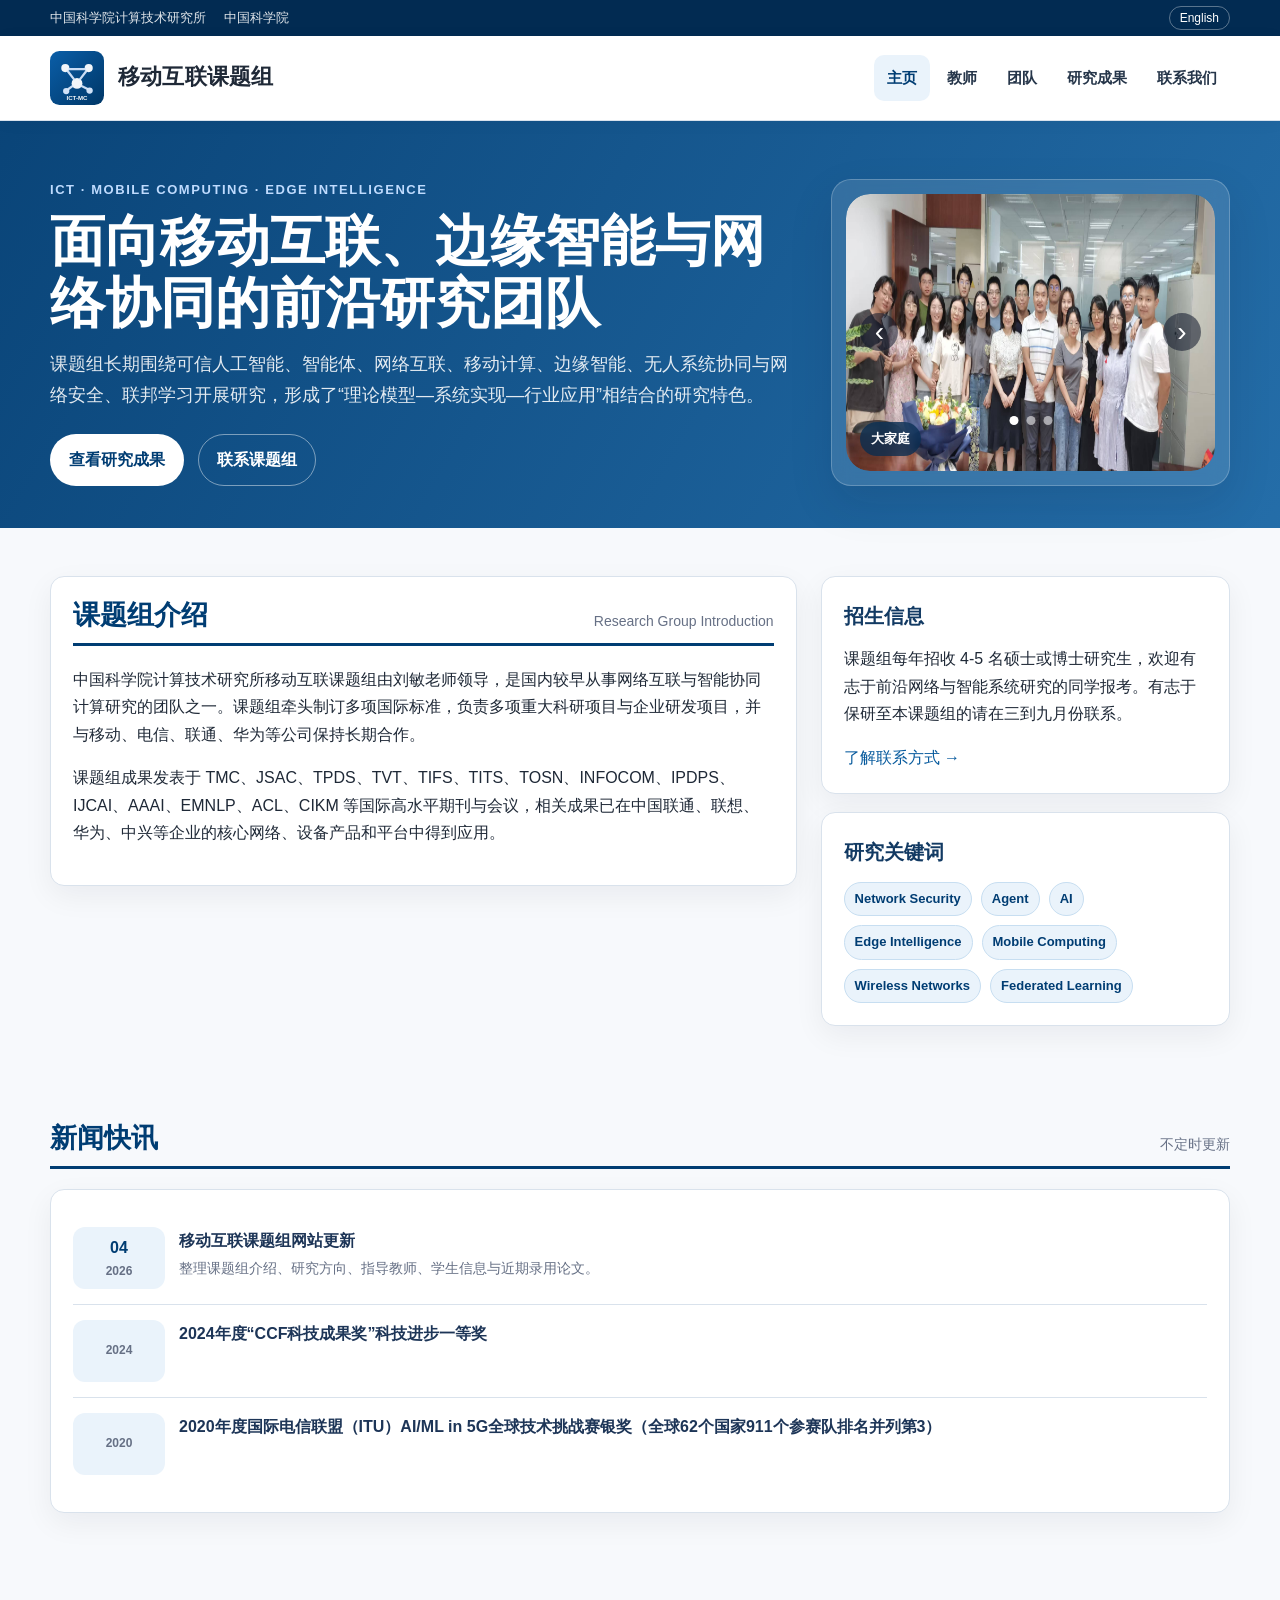
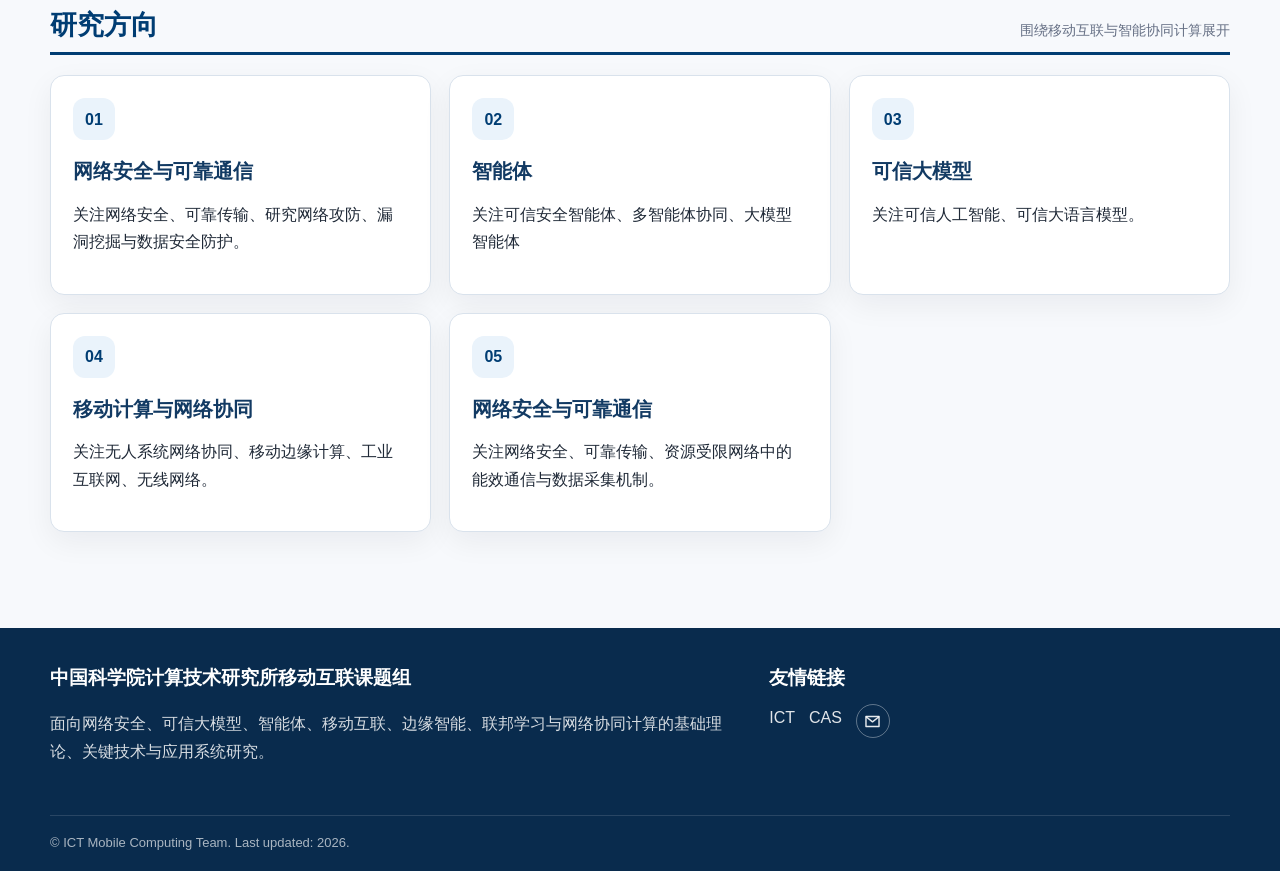
<file: index.html>
<!doctype html>
<html lang="zh-CN" data-lang="zh-CN">
<head>
  <meta charset="utf-8">
  <meta name="viewport" content="width=device-width, initial-scale=1">
  <meta name="description" content="中国科学院计算技术研究所移动互联课题组官方网站">
  <title>中科院计算所移动互联课题组 | ICT Mobile Computing Team</title>
  <script>
    (function () {
      try {
        var saved = localStorage.getItem("ictmc-lang");
        document.documentElement.setAttribute("data-lang", saved === "en" ? "en" : "zh-CN");
        document.documentElement.lang = saved === "en" ? "en" : "zh-CN";
      } catch (e) {
        document.documentElement.setAttribute("data-lang", "zh-CN");
      }
    })();
  </script>
  <link rel="stylesheet" href="assets/css/site.css">
</head>
<body data-page="home">
  <div class="topbar">
    <div class="topbar-inner">
      <div class="top-links">
        <a href="https://www.ict.ac.cn/" target="_blank" rel="noopener">中国科学院计算技术研究所</a>
        <a href="https://www.cas.cn/" target="_blank" rel="noopener">中国科学院</a>
      </div>
      <button class="lang-toggle" type="button" data-lang-toggle>English</button>
    </div>
  </div>

  <header class="site-header">
    <div class="header-inner">
      <a class="brand" href="index.html" aria-label="ICT Mobile Computing Team Home">
        <img class="brand-mark" src="assets/img/lab-mark.svg" alt="ICT Mobile Computing Team logo">
        <span>
          <span class="brand-name"><span class="lang-zh">移动互联课题组</span><span class="lang-en">ICT Mobile Computing Team</span></span>
        </span>
      </a>
      <button class="menu-toggle" type="button" data-menu-toggle aria-expanded="false">Menu</button>
      <nav class="nav" aria-label="Main Navigation">
        <a data-page="home" href="index.html"><span class="lang-zh">主页</span><span class="lang-en">Home</span></a>
        <a data-page="teachers" href="teachers.html"><span class="lang-zh">教师</span><span class="lang-en">Teachers</span></a>
        <a data-page="group" href="group.html"><span class="lang-zh">团队</span><span class="lang-en">Group</span></a>
        <a data-page="publications" href="publications.html"><span class="lang-zh">研究成果</span><span class="lang-en">Publications</span></a>
        <a data-page="contact" href="contact.html"><span class="lang-zh">联系我们</span><span class="lang-en">Contact Us</span></a>
      </nav>
    </div>
  </header>

  <main>
    <section class="hero">
      <div class="container hero-grid">
        <div>
          <div class="eyebrow">ICT · Mobile Computing · Edge Intelligence</div>
          <h1><span class="lang-zh">面向移动互联、边缘智能与网络协同的前沿研究团队</span><span class="lang-en">A research team for mobile computing, edge intelligence, and networked collaboration</span></h1>
          <p><span class="lang-zh">课题组长期围绕可信人工智能、智能体、网络互联、移动计算、边缘智能、无人系统协同与网络安全、联邦学习开展研究，形成了“理论模型—系统实现—行业应用”相结合的研究特色。</span><span class="lang-en">The research group has long focused on trustworthy artificial intelligence, intelligent agents, network interconnection, mobile computing, edge intelligence, unmanned system collaboration, cybersecurity, and federated learning, developing a distinctive research profile that integrates theoretical modeling, system implementation, and industrial applications.</span></p>
          <div class="hero-actions">
            <a class="button primary" href="publications.html"><span class="lang-zh">查看研究成果</span><span class="lang-en">View Publications</span></a>
            <a class="button secondary" href="contact.html"><span class="lang-zh">联系课题组</span><span class="lang-en">Contact the Team</span></a>
          </div>
        </div>
<aside class="hero-panel hero-photo-panel" aria-label="Team photo">
  <figure class="hero-photo hero-carousel" data-carousel>
    
    <div class="carousel-track">
      <div class="carousel-slide active">
        <img src="assets/img/group-photo-1.jpg" alt="ICT Mobile Computing Team group photo 1">
      </div>

      <div class="carousel-slide">
        <img src="assets/img/group-photo-2.jpg" alt="ICT Mobile Computing Team group photo 2">
      </div>

      <div class="carousel-slide">
        <img src="assets/img/group-photo-3.jpg" alt="ICT Mobile Computing Team group photo 3">
      </div>
    </div>

    <button class="carousel-btn carousel-prev" type="button" aria-label="Previous photo">
      ‹
    </button>

    <button class="carousel-btn carousel-next" type="button" aria-label="Next photo">
      ›
    </button>

    <div class="carousel-dots" aria-label="Photo carousel dots">
      <button class="dot active" type="button" aria-label="Show photo 1"></button>
      <button class="dot" type="button" aria-label="Show photo 2"></button>
      <button class="dot" type="button" aria-label="Show photo 3"></button>
    </div>

    <figcaption>
      <span class="lang-zh">大家庭</span>
      <span class="lang-en">Family</span>
    </figcaption>

  </figure>
</aside>
      </div>
    </section>

    <section class="section">
      <div class="container two-col">
        <article class="card">
          <div class="card-body">
            <div class="section-title">
              <h2><span class="lang-zh">课题组介绍</span><span class="lang-en">About the Team</span></h2>
              <p><span class="lang-zh">Research Group Introduction</span><span class="lang-en">Research Group Introduction</span></p>
            </div>
            <p><span class="lang-zh">中国科学院计算技术研究所移动互联课题组由刘敏老师领导，是国内较早从事网络互联与智能协同计算研究的团队之一。课题组牵头制订多项国际标准，负责多项重大科研项目与企业研发项目，并与移动、电信、联通、华为等公司保持长期合作。</span><span class="lang-en">Led by Prof. Min Liu, the ICT Mobile Computing Team is among the early Chinese research teams working on network interconnection and intelligent collaborative computing. The team has contributed to international standards, major research projects, and industry collaborations, while maintaining close cooperation with China Mobile, China Telecom, China Unicom, Huawei and other companies..</span></p>
            <p><span class="lang-zh">课题组成果发表于 TMC、JSAC、TPDS、TVT、TIFS、TITS、TOSN、INFOCOM、IPDPS、IJCAI、AAAI、EMNLP、ACL、CIKM 等国际高水平期刊与会议，相关成果已在中国联通、联想、华为、中兴等企业的核心网络、设备产品和平台中得到应用。</span><span class="lang-en">The team has published in leading journals and conferences such as TMC, JSAC, TPDS, TVT, TIFS, TITS, TOSN, INFOCOM, IPDPS, IJCAI, AAAI, EMNLP, ACL, and CIKM. Its research outcomes have been applied in core networks, device products, and platforms of major industry partners.</span></p>
          </div>
        </article>

        <aside>
          <div class="card side-block">
            <div class="card-body">
              <h3><span class="lang-zh">招生信息</span><span class="lang-en">Admissions</span></h3>
              <p><span class="lang-zh">课题组每年招收 4-5 名硕士或博士研究生，欢迎有志于前沿网络与智能系统研究的同学报考。有志于保研至本课题组的请在三到九月份联系。</span><span class="lang-en">The team recruits 4-5 master or PhD students each year. Students interested in networked intelligence and mobile computing are welcome to apply. Students interested in pursuing postgraduate recommendation admission to our research group are encouraged to contact us between March and September. </span></p>
              <a href="contact.html"><span class="lang-zh">了解联系方式 →</span><span class="lang-en">Contact us →</span></a>
            </div>
          </div>
          <div class="card side-block">
            <div class="card-body">
              <h3><span class="lang-zh">研究关键词</span><span class="lang-en">Keywords</span></h3>
              <div class="tag-list">
                <span class="tag">Network Security</span>
                <span class="tag">Agent</span>
                <span class="tag">AI</span>
                
                <span class="tag">Edge Intelligence</span>
                <span class="tag">Mobile Computing</span>
                <span class="tag">Wireless Networks</span>
                <span class="tag">Federated Learning</span>

              </div>
            </div>
          </div>
        </aside>
      </div>
    </section>

    <section class="section" id="news">
      <div class="container">
        <div class="section-title">
          <h2><span class="lang-zh">新闻快讯</span><span class="lang-en">News</span></h2>
          <p><span class="lang-zh">不定时更新</span><span class="lang-en">Periodically updated</span></p>
        </div>
        <div class="card">
          <div class="card-body">
            <ul class="news-list">
              <li>
                <div class="news-date">04<small>2026</small></div>
                <div><div class="news-title"><span class="lang-zh">移动互联课题组网站更新</span><span class="lang-en">Team website content updated</span></div><div class="news-desc"><span class="lang-zh">整理课题组介绍、研究方向、指导教师、学生信息与近期录用论文。</span><span class="lang-en">Team introduction, research topics, faculty, students, and recent publications have been reorganized.</span></div></div>
              </li>
                            <li>
                <div class="news-date"><small>2024</small></div>
                <div><div class="news-title"><span class="lang-zh">2024年度“CCF科技成果奖”科技进步一等奖</span><span class="lang-en">First Prize in Technological Progress of CCF Annual Science and Technology Award</span></div><div class="news-desc"></div></div>
              </li>
                            <li>
                <div class="news-date"><small>2020</small></div>
                <div><div class="news-title"><span class="lang-zh">2020年度国际电信联盟（ITU）AI/ML in 5G全球技术挑战赛银奖（全球62个国家911个参赛队排名并列第3）</span><span class="lang-en">Silver Award in the ITU AI/ML in 5G Global Technology Challenge (Ranked 3rd among 911 teams from 62 countries)</span></div><div class="news-desc"></div></div>
              </li>
            </ul>
          </div>
        </div>
      </div>
    </section>

    <section class="section" id="research">
      
      <div class="container">
        <div class="section-title">
          <h2><span class="lang-zh">研究方向</span><span class="lang-en">Research Areas</span></h2>
          <p><span class="lang-zh">围绕移动互联与智能协同计算展开</span><span class="lang-en">Mobile interconnection and collaborative intelligence</span></p>
        </div>
        <div class="feature-grid">
            <article class="card feature-card">
            <div class="feature-icon">01</div>
            <h3><span class="lang-zh">网络安全与可靠通信</span><span class="lang-en">Network Security and Reliable Communication</span></h3>
            <p><span class="lang-zh">关注网络安全、可靠传输、研究网络攻防、漏洞挖掘与数据安全防护。</span><span class="lang-en"> Focuses on cybersecurity, reliable transmission, network attack and defense, vulnerability discovery, and data security protection. </span></p>
          </article>
          <article class="card feature-card">
            <div class="feature-icon">02</div>
            <h3><span class="lang-zh">智能体</span><span class="lang-en">Agent</span></h3>
            <p><span class="lang-zh">关注可信安全智能体、多智能体协同、大模型智能体</span><span class="lang-en">Focuses on trustworthy and secure agents, multi-agent collaboration, and large language model-based agents. </span></p>
          </article>
            <article class="card feature-card">
            <div class="feature-icon">03</div>
            <h3><span class="lang-zh">可信大模型</span><span class="lang-en">Trustworthy Large Models</span></h3>
            <p><span class="lang-zh">关注可信人工智能、可信大语言模型。</span><span class="lang-en">Focuses on trustworthy artificial intelligence and trustworthy large language models.</span></p>
          </article>
          <article class="card feature-card">
            <div class="feature-icon">04</div>
            <h3><span class="lang-zh">移动计算与网络协同</span><span class="lang-en">Mobile Computing and Network Collaboration</span></h3>
            <p><span class="lang-zh">关注无人系统网络协同、移动边缘计算、工业互联网、无线网络。</span><span class="lang-en">Focuses on unmanned-system collaboration, mobile edge computing, industrial Internet, wireless networks, and intelligent transportation systems.</span></p>
          </article>
          <article class="card feature-card">
            <div class="feature-icon">05</div>
            <h3><span class="lang-zh">网络安全与可靠通信</span><span class="lang-en">Network Security and Reliable Communication</span></h3>
            <p><span class="lang-zh">关注网络安全、可靠传输、资源受限网络中的能效通信与数据采集机制。</span><span class="lang-en">Focuses on network security, reliable transmission, energy-efficient communication, and data collection in resource-constrained networks.</span></p>
          </article>
        </div>
      </div>
    </section>
  </main>
 <footer class="footer"><div class="footer-inner"><div><h3><span class="lang-zh">中国科学院计算技术研究所移动互联课题组</span><span class="lang-en">ICT Mobile Computing Team</span></h3><p><span class="lang-zh">面向网络安全、可信大模型、智能体、移动互联、边缘智能、联邦学习与网络协同计算的基础理论、关键技术与应用系统研究。</span><span class="lang-en">Research on cybersecurity
 trustworthy artificial intelligence, intelligent agents, mobile computing, edge intelligence, federated learning, and networked collaborative systems.</span></p></div><div><h3><span class="lang-zh">友情链接</span><span class="lang-en">Links</span></h3><div class="footer-links"><a href="https://www.ict.ac.cn/" target="_blank" rel="noopener">ICT</a><a href="https://www.cas.cn/" target="_blank" rel="noopener">CAS</a><a class="mail-icon-link" href="mailto:liumin@ict.ac.cn" aria-label="发送邮件 / Send email" title="发送邮件 / Send email"><svg viewBox="0 0 24 24" aria-hidden="true" focusable="false"><path d="M3.75 5.75h16.5v12.5H3.75z" fill="none" stroke="currentColor" stroke-width="1.8" stroke-linejoin="round"/><path d="m4.25 6.25 7.75 6.2 7.75-6.2" fill="none" stroke="currentColor" stroke-width="1.8" stroke-linecap="round" stroke-linejoin="round"/></svg></a></div></div></div><div class="container copyright">© ICT Mobile Computing Team. Last updated: 2026.</div></footer>

  <script src="assets/js/main.js"></script>
</body>
</html>
</file>
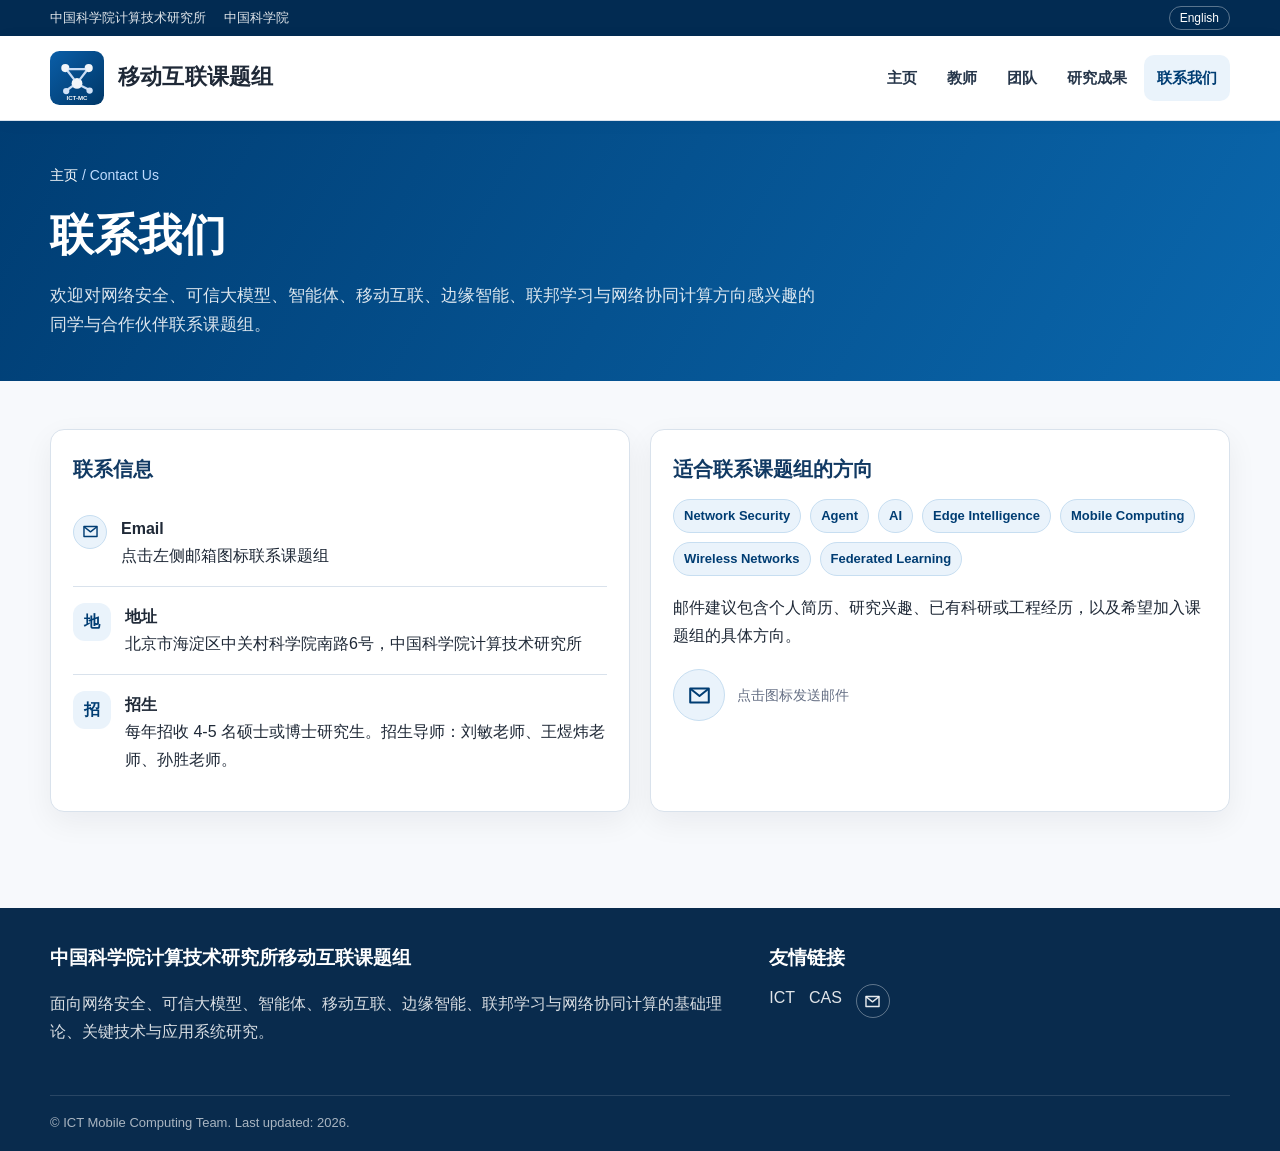
<file: contact.html>
<!doctype html>
<html lang="zh-CN" data-lang="zh-CN">
<head>
  <meta charset="utf-8">
  <meta name="viewport" content="width=device-width, initial-scale=1">
  <meta name="description" content="联系中国科学院计算技术研究所移动互联课题组">
  <title>Contact Us | ICT Mobile Computing Team</title>
  <script>
    (function () {
      try {
        var saved = localStorage.getItem("ictmc-lang");
        document.documentElement.setAttribute("data-lang", saved === "en" ? "en" : "zh-CN");
        document.documentElement.lang = saved === "en" ? "en" : "zh-CN";
      } catch (e) {
        document.documentElement.setAttribute("data-lang", "zh-CN");
      }
    })();
  </script>
  <link rel="stylesheet" href="assets/css/site.css">
</head>
<body data-page="contact">
  <div class="topbar">
    <div class="topbar-inner">
      <div class="top-links">
        <a href="https://www.ict.ac.cn/" target="_blank" rel="noopener">中国科学院计算技术研究所</a>
        <a href="https://www.cas.cn/" target="_blank" rel="noopener">中国科学院</a>
      </div>
      <button class="lang-toggle" type="button" data-lang-toggle>English</button>
    </div>
  </div>

  <header class="site-header">
  <div class="header-inner">
    <a class="brand" href="index.html">
      <img class="brand-mark" src="assets/img/lab-mark.svg" alt="ICT Mobile Computing Team logo">
      <span>
        <span class="brand-name">
          <span class="lang-zh">移动互联课题组</span>
          <span class="lang-en">ICT Mobile Computing Team</span>
        </span>

      </span>
    </a>

    <button class="menu-toggle" type="button" data-menu-toggle aria-expanded="false">
      Menu
    </button>

    <nav class="nav" aria-label="Main Navigation">
      <a data-page="home" href="index.html">
        <span class="lang-zh">主页</span>
        <span class="lang-en">Home</span>
      </a>

      <a data-page="teachers" href="teachers.html">
        <span class="lang-zh">教师</span>
        <span class="lang-en">Teachers</span>
      </a>

      <a data-page="group" href="group.html">
        <span class="lang-zh">团队</span>
        <span class="lang-en">Group</span>
      </a>

      <a data-page="publications" href="publications.html">
        <span class="lang-zh">研究成果</span>
        <span class="lang-en">Publications</span>
      </a>

      <a data-page="contact" href="contact.html">
        <span class="lang-zh">联系我们</span>
        <span class="lang-en">Contact Us</span>
      </a>
    </nav>
  </div>
</header>

  <main>
    <section class="page-hero">
      <div class="container">
        <div class="breadcrumb"><a href="index.html"><span class="lang-zh">主页</span><span class="lang-en">Home</span></a> / Contact Us</div>
        <h1><span class="lang-zh">联系我们</span><span class="lang-en">Contact Us</span></h1>
        <p><span class="lang-zh">欢迎对网络安全、可信大模型、智能体、移动互联、边缘智能、联邦学习与网络协同计算方向感兴趣的同学与合作伙伴联系课题组。</span><span class="lang-en">Students and collaborators interested in cybersecurity, trustworthy AI, intelligent agents, mobile computing, edge intelligence, federated learning, and networked collaborative systems are welcome to contact us.</span></p>
      </div>
    </section>

    <section class="section">
      <div class="container contact-grid">
        <article class="card">
          <div class="card-body">
            <h3><span class="lang-zh">联系信息</span><span class="lang-en">Contact Information</span></h3>
            <div class="contact-item">
              <a class="contact-icon mail-icon-link" href="mailto:gzbww2024@163.com" aria-label="发送邮件 / Send email" title="发送邮件 / Send email">
                <svg viewBox="0 0 24 24" aria-hidden="true" focusable="false"><path d="M3.75 5.75h16.5v12.5H3.75z" fill="none" stroke="currentColor" stroke-width="1.8" stroke-linejoin="round"/><path d="m4.25 6.25 7.75 6.2 7.75-6.2" fill="none" stroke="currentColor" stroke-width="1.8" stroke-linecap="round" stroke-linejoin="round"/></svg>
              </a>
              <div>
                <strong>Email</strong><br>
                <span class="lang-zh">点击左侧邮箱图标联系课题组</span><span class="lang-en">Click the envelope icon to contact the team.</span>
              </div>
            </div>
            <div class="contact-item">
              <div class="contact-icon">地</div>
              <div><strong><span class="lang-zh">地址</span><span class="lang-en">Address</span></strong><br><span class="lang-zh">北京市海淀区中关村科学院南路6号，中国科学院计算技术研究所</span><span class="lang-en">Institute of Computing Technology, Chinese Academy of Sciences, No. 6 Kexueyuan South Road, Zhongguancun, Haidian District, Beijing</span></div>
            </div>
            <div class="contact-item">
              <div class="contact-icon">招</div>
              <div><strong><span class="lang-zh">招生</span><span class="lang-en">Admissions</span></strong><br><span class="lang-zh">每年招收 4-5 名硕士或博士研究生。招生导师：刘敏老师、王煜炜老师、孙胜老师。</span><span class="lang-en">The team recruits 4-5 master or PhD students each year. Advisors: Prof. Min Liu, Prof. Yuwei Wang, and Prof. Sheng Sun.</span></div>
            </div>
          </div>
        </article>

        <article class="card">
          <div class="card-body">
            <h3><span class="lang-zh">适合联系课题组的方向</span><span class="lang-en">Topics of Interest</span></h3>
            <div class="tag-list">
                <span class="tag">Network Security</span>
                <span class="tag">Agent</span>
                <span class="tag">AI</span>
                
                <span class="tag">Edge Intelligence</span>
                <span class="tag">Mobile Computing</span>
                <span class="tag">Wireless Networks</span>
                <span class="tag">Federated Learning</span>
            </div>
            <p style="margin-top:18px"><span class="lang-zh">邮件建议包含个人简历、研究兴趣、已有科研或工程经历，以及希望加入课题组的具体方向。</span><span class="lang-en">An inquiry email is encouraged to include your CV, research interests, prior research or engineering experience, and the specific direction you hope to work on.</span></p>
            <div class="mail-action">
              <a class="mail-icon-link mail-icon-large" href="mailto:gzbww2024@163.com" aria-label="发送邮件 / Send email" title="发送邮件 / Send email">
                <svg viewBox="0 0 24 24" aria-hidden="true" focusable="false"><path d="M3.75 5.75h16.5v12.5H3.75z" fill="none" stroke="currentColor" stroke-width="1.8" stroke-linejoin="round"/><path d="m4.25 6.25 7.75 6.2 7.75-6.2" fill="none" stroke="currentColor" stroke-width="1.8" stroke-linecap="round" stroke-linejoin="round"/></svg>
              </a>
              <p class="mail-hint"><span class="lang-zh">点击图标发送邮件</span><span class="lang-en">Click the icon to send an email.</span></p>
            </div>
          </div>
        </article>
      </div>
    </section>
  </main>

   <footer class="footer"><div class="footer-inner"><div><h3><span class="lang-zh">中国科学院计算技术研究所移动互联课题组</span><span class="lang-en">ICT Mobile Computing Team</span></h3><p><span class="lang-zh">面向网络安全、可信大模型、智能体、移动互联、边缘智能、联邦学习与网络协同计算的基础理论、关键技术与应用系统研究。</span><span class="lang-en">Research on cybersecurity
 trustworthy artificial intelligence, intelligent agents, mobile computing, edge intelligence, federated learning, and networked collaborative systems.</span></p></div><div><h3><span class="lang-zh">友情链接</span><span class="lang-en">Links</span></h3><div class="footer-links"><a href="https://www.ict.ac.cn/" target="_blank" rel="noopener">ICT</a><a href="https://www.cas.cn/" target="_blank" rel="noopener">CAS</a><a class="mail-icon-link" href="mailto:liumin@ict.ac.cn" aria-label="发送邮件 / Send email" title="发送邮件 / Send email"><svg viewBox="0 0 24 24" aria-hidden="true" focusable="false"><path d="M3.75 5.75h16.5v12.5H3.75z" fill="none" stroke="currentColor" stroke-width="1.8" stroke-linejoin="round"/><path d="m4.25 6.25 7.75 6.2 7.75-6.2" fill="none" stroke="currentColor" stroke-width="1.8" stroke-linecap="round" stroke-linejoin="round"/></svg></a></div></div></div><div class="container copyright">© ICT Mobile Computing Team. Last updated: 2026.</div></footer>

  <script src="assets/js/main.js"></script>
</body>
</html>
</file>
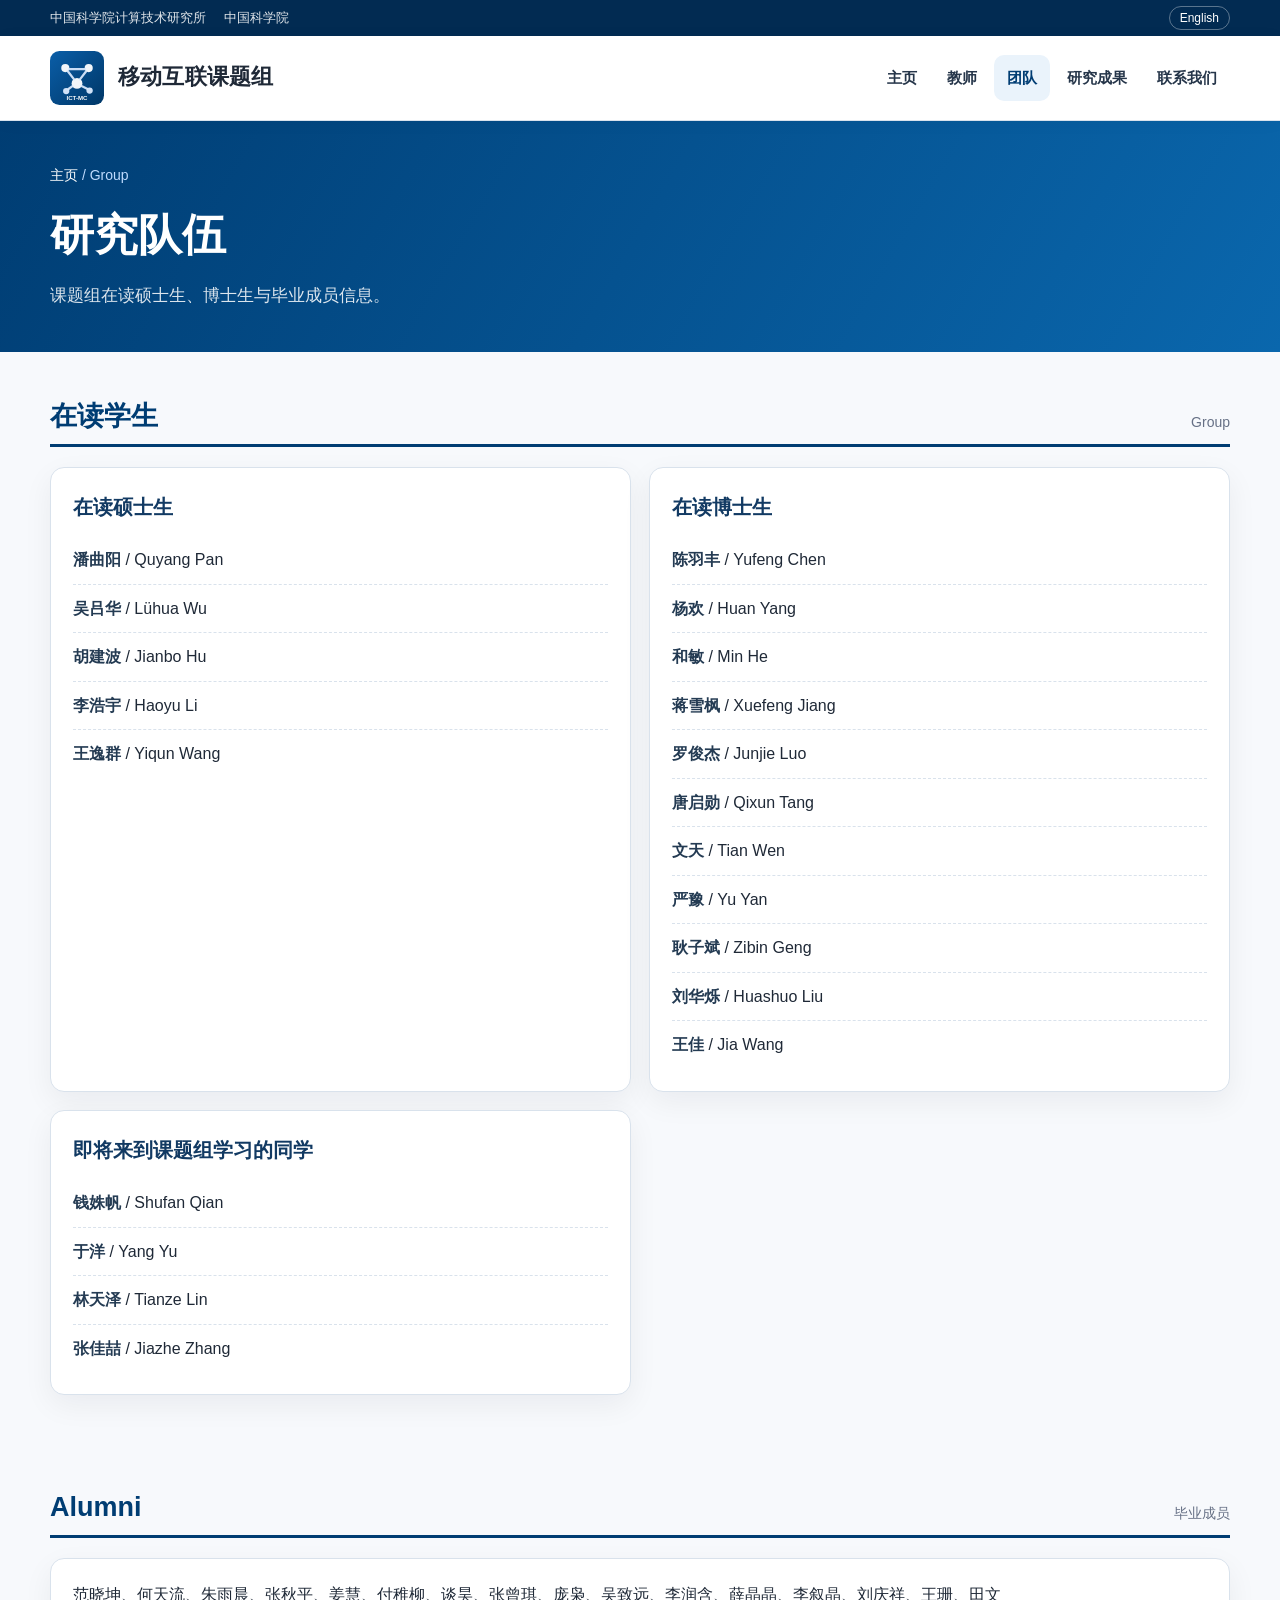
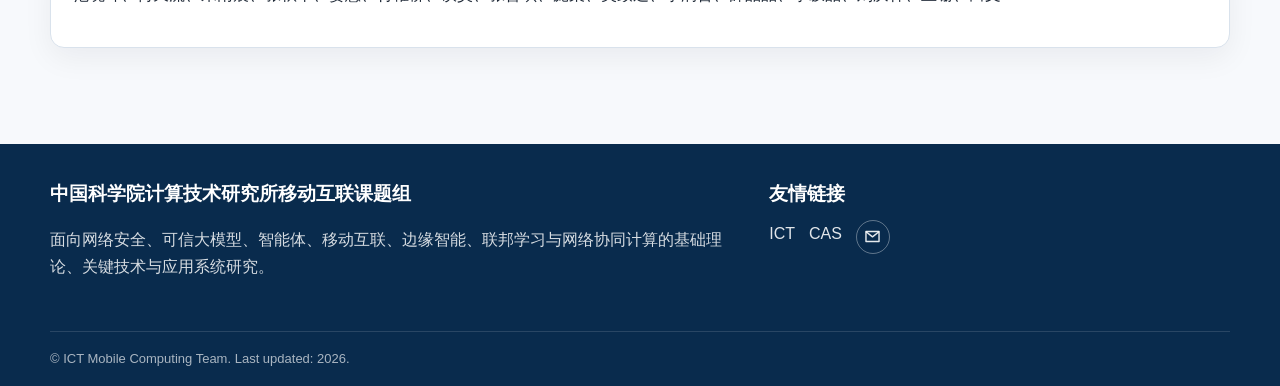
<file: group.html>
<!doctype html>
<html lang="zh-CN" data-lang="zh-CN">
<head>
  <meta charset="utf-8">
  <meta name="viewport" content="width=device-width, initial-scale=1">
  <meta name="description" content="中国科学院计算技术研究所移动互联课题组成员">
  <title>Group | ICT Mobile Computing Team</title>
  <script>
    (function () {
      try {
        var saved = localStorage.getItem("ictmc-lang");
        document.documentElement.setAttribute("data-lang", saved === "en" ? "en" : "zh-CN");
        document.documentElement.lang = saved === "en" ? "en" : "zh-CN";
      } catch (e) {
        document.documentElement.setAttribute("data-lang", "zh-CN");
      }
    })();
  </script>
  <link rel="stylesheet" href="assets/css/site.css">
</head>
<body data-page="group">
  <div class="topbar">
    <div class="topbar-inner">
      <div class="top-links">
        <a href="https://www.ict.ac.cn/" target="_blank" rel="noopener">中国科学院计算技术研究所</a>
        <a href="https://www.cas.cn/" target="_blank" rel="noopener">中国科学院</a>
      </div>
      <button class="lang-toggle" type="button" data-lang-toggle>English</button>
    </div>
  </div>

   <header class="site-header">
  <div class="header-inner">
    <a class="brand" href="index.html">
      <img class="brand-mark" src="assets/img/lab-mark.svg" alt="ICT Mobile Computing Team logo">
      <span>
        <span class="brand-name">
          <span class="lang-zh">移动互联课题组</span>
          <span class="lang-en">ICT Mobile Computing Team</span>
        </span>

      </span>
    </a>

    <button class="menu-toggle" type="button" data-menu-toggle aria-expanded="false">
      Menu
    </button>

    <nav class="nav" aria-label="Main Navigation">
      <a data-page="home" href="index.html">
        <span class="lang-zh">主页</span>
        <span class="lang-en">Home</span>
      </a>

      <a data-page="teachers" href="teachers.html">
        <span class="lang-zh">教师</span>
        <span class="lang-en">Teachers</span>
      </a>

      <a data-page="group" href="group.html">
        <span class="lang-zh">团队</span>
        <span class="lang-en">Group</span>
      </a>

      <a data-page="publications" href="publications.html">
        <span class="lang-zh">研究成果</span>
        <span class="lang-en">Publications</span>
      </a>

      <a data-page="contact" href="contact.html">
        <span class="lang-zh">联系我们</span>
        <span class="lang-en">Contact Us</span>
      </a>
    </nav>
  </div>
</header>
  <main>
    <section class="page-hero"><div class="container"><div class="breadcrumb"><a href="index.html"><span class="lang-zh">主页</span><span class="lang-en">Home</span></a> / Group</div><h1><span class="lang-zh">研究队伍</span><span class="lang-en">Group Members</span></h1><p><span class="lang-zh">课题组在读硕士生、博士生与毕业成员信息。</span><span class="lang-en">Current master students, PhD students, and alumni of the team.</span></p></div></section>
    <section class="section">
      <div class="container">
        <div class="section-title"><h2><span class="lang-zh">在读学生</span><span class="lang-en">Current Students</span></h2><p><span class="lang-zh">Group</span><span class="lang-en">Group</span></p></div>
        <div class="group-grid">

          <article class="card">
  <div class="card-body">
    <h3>
      <span class="lang-zh">在读硕士生</span>
      <span class="lang-en">Master Students</span>
    </h3>
    <ul class="people-list">
      <li><span class="people-name">潘曲阳</span> / Quyang Pan</li>
      <li><span class="people-name">吴吕华</span> / Lühua Wu</li>
      <li><span class="people-name">胡建波</span> / Jianbo Hu</li>
      <li><span class="people-name">李浩宇</span> / Haoyu Li</li>
      <li><span class="people-name">王逸群</span> / Yiqun Wang</li>
    </ul>
  </div>
</article>

<article class="card">
  <div class="card-body">
    <h3>
      <span class="lang-zh">在读博士生</span>
      <span class="lang-en">PhD Students</span>
    </h3>
    <ul class="people-list">
      <li><span class="people-name">陈羽丰</span> / Yufeng Chen</li>
      <li><span class="people-name">杨欢</span> / Huan Yang</li>
      <li><span class="people-name">和敏</span> / Min He</li>
      <li><span class="people-name">蒋雪枫</span> / Xuefeng Jiang</li>
      <li><span class="people-name">罗俊杰</span> / Junjie Luo</li>
      <li><span class="people-name">唐启勋</span> / Qixun Tang</li>
      <li><span class="people-name">文天</span> / Tian Wen</li>
      <li><span class="people-name">严豫</span> / Yu Yan</li>
      <li><span class="people-name">耿子斌</span> / Zibin Geng</li>
      <li><span class="people-name">刘华烁</span> / Huashuo Liu</li>
      <li><span class="people-name">王佳</span> / Jia Wang</li>
    </ul>
  </div>
</article>
          <article class="card">
  <div class="card-body">
    <h3>
      <span class="lang-zh">即将来到课题组学习的同学</span>
      <span class="lang-en">Incoming Students</span>
    </h3>
    <ul class="people-list">
      <li><span class="people-name">钱姝帆</span> / Shufan Qian</li>
      <li><span class="people-name">于洋</span> / Yang Yu</li>
      <li><span class="people-name">林天泽</span> / Tianze Lin</li>
      <li><span class="people-name">张佳喆</span> / Jiazhe Zhang</li>
    </ul>
  </div>
</article>        
        </div>
      </div>
    </section>
    <section class="section">
      <div class="container">
        <div class="section-title"><h2>Alumni</h2><p><span class="lang-zh">毕业成员</span><span class="lang-en">Former members</span></p></div>
        <div class="card"><div class="card-body"><p><span class="lang-zh">范晓坤、何天流、朱雨晨、张秋平、姜慧、付稚柳、谈昊、张曾琪、庞枭、吴致远、李润含、薛晶晶、李叙晶、刘庆祥、王珊、田文</span><span class="lang-en">Xiaokun Fan, Tianliu He, Yuchen Zhu, Qiuping Zhang, Hui Jiang, Zhiliu Fu, Hao Tan, Zengqi Zhang, Xiao Pang, Zhiyuan Wu, Runhan Li,Jingjing Xue, Qingxiang Liu, Qingxiang Liu, Shan Wang, Wen Tian</span></p></div></div>
      </div>
    </section>
  </main>
 <footer class="footer"><div class="footer-inner"><div><h3><span class="lang-zh">中国科学院计算技术研究所移动互联课题组</span><span class="lang-en">ICT Mobile Computing Team</span></h3><p><span class="lang-zh">面向网络安全、可信大模型、智能体、移动互联、边缘智能、联邦学习与网络协同计算的基础理论、关键技术与应用系统研究。</span><span class="lang-en">Research on cybersecurity
 trustworthy artificial intelligence, intelligent agents, mobile computing, edge intelligence, federated learning, and networked collaborative systems.</span></p></div><div><h3><span class="lang-zh">友情链接</span><span class="lang-en">Links</span></h3><div class="footer-links"><a href="https://www.ict.ac.cn/" target="_blank" rel="noopener">ICT</a><a href="https://www.cas.cn/" target="_blank" rel="noopener">CAS</a><a class="mail-icon-link" href="mailto:liumin@ict.ac.cn" aria-label="发送邮件 / Send email" title="发送邮件 / Send email"><svg viewBox="0 0 24 24" aria-hidden="true" focusable="false"><path d="M3.75 5.75h16.5v12.5H3.75z" fill="none" stroke="currentColor" stroke-width="1.8" stroke-linejoin="round"/><path d="m4.25 6.25 7.75 6.2 7.75-6.2" fill="none" stroke="currentColor" stroke-width="1.8" stroke-linecap="round" stroke-linejoin="round"/></svg></a></div></div></div><div class="container copyright">© ICT Mobile Computing Team. Last updated: 2026.</div></footer>

    <script src="assets/js/main.js"></script>
</body>
</html>
</file>
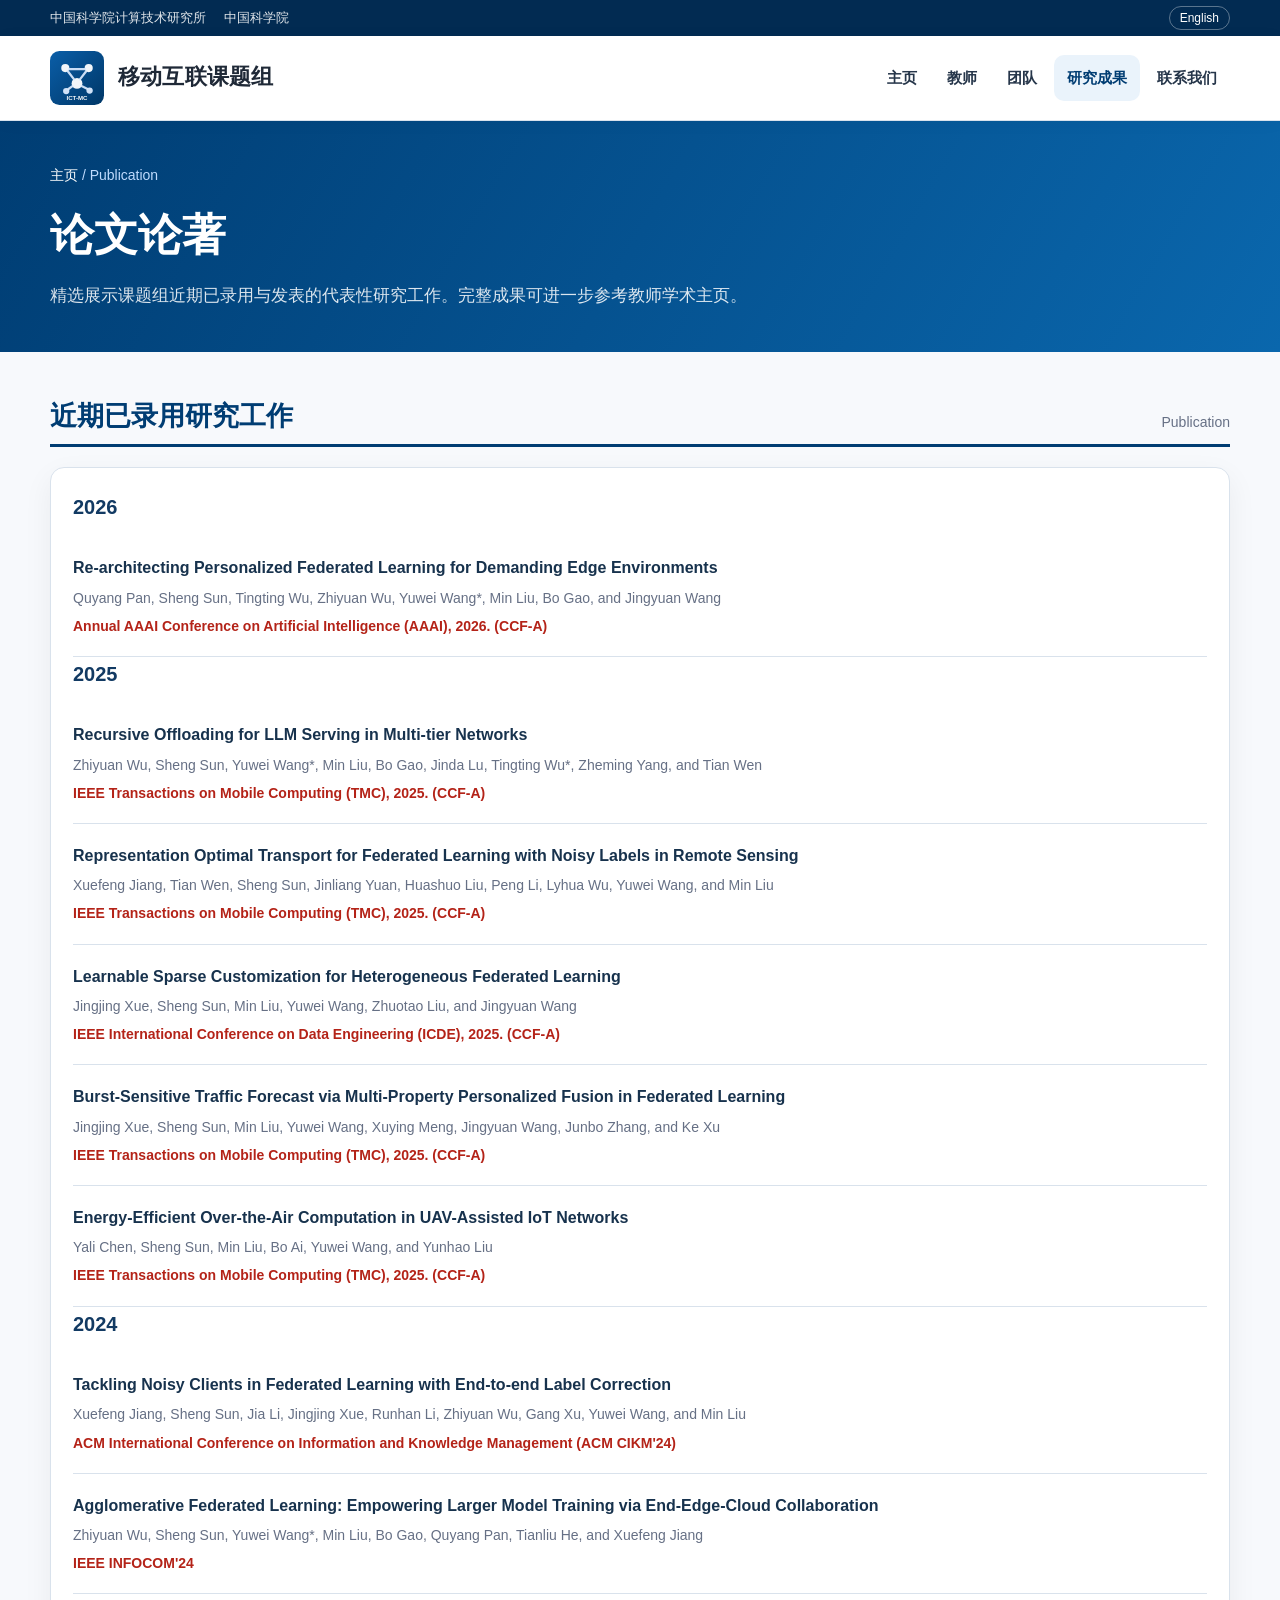
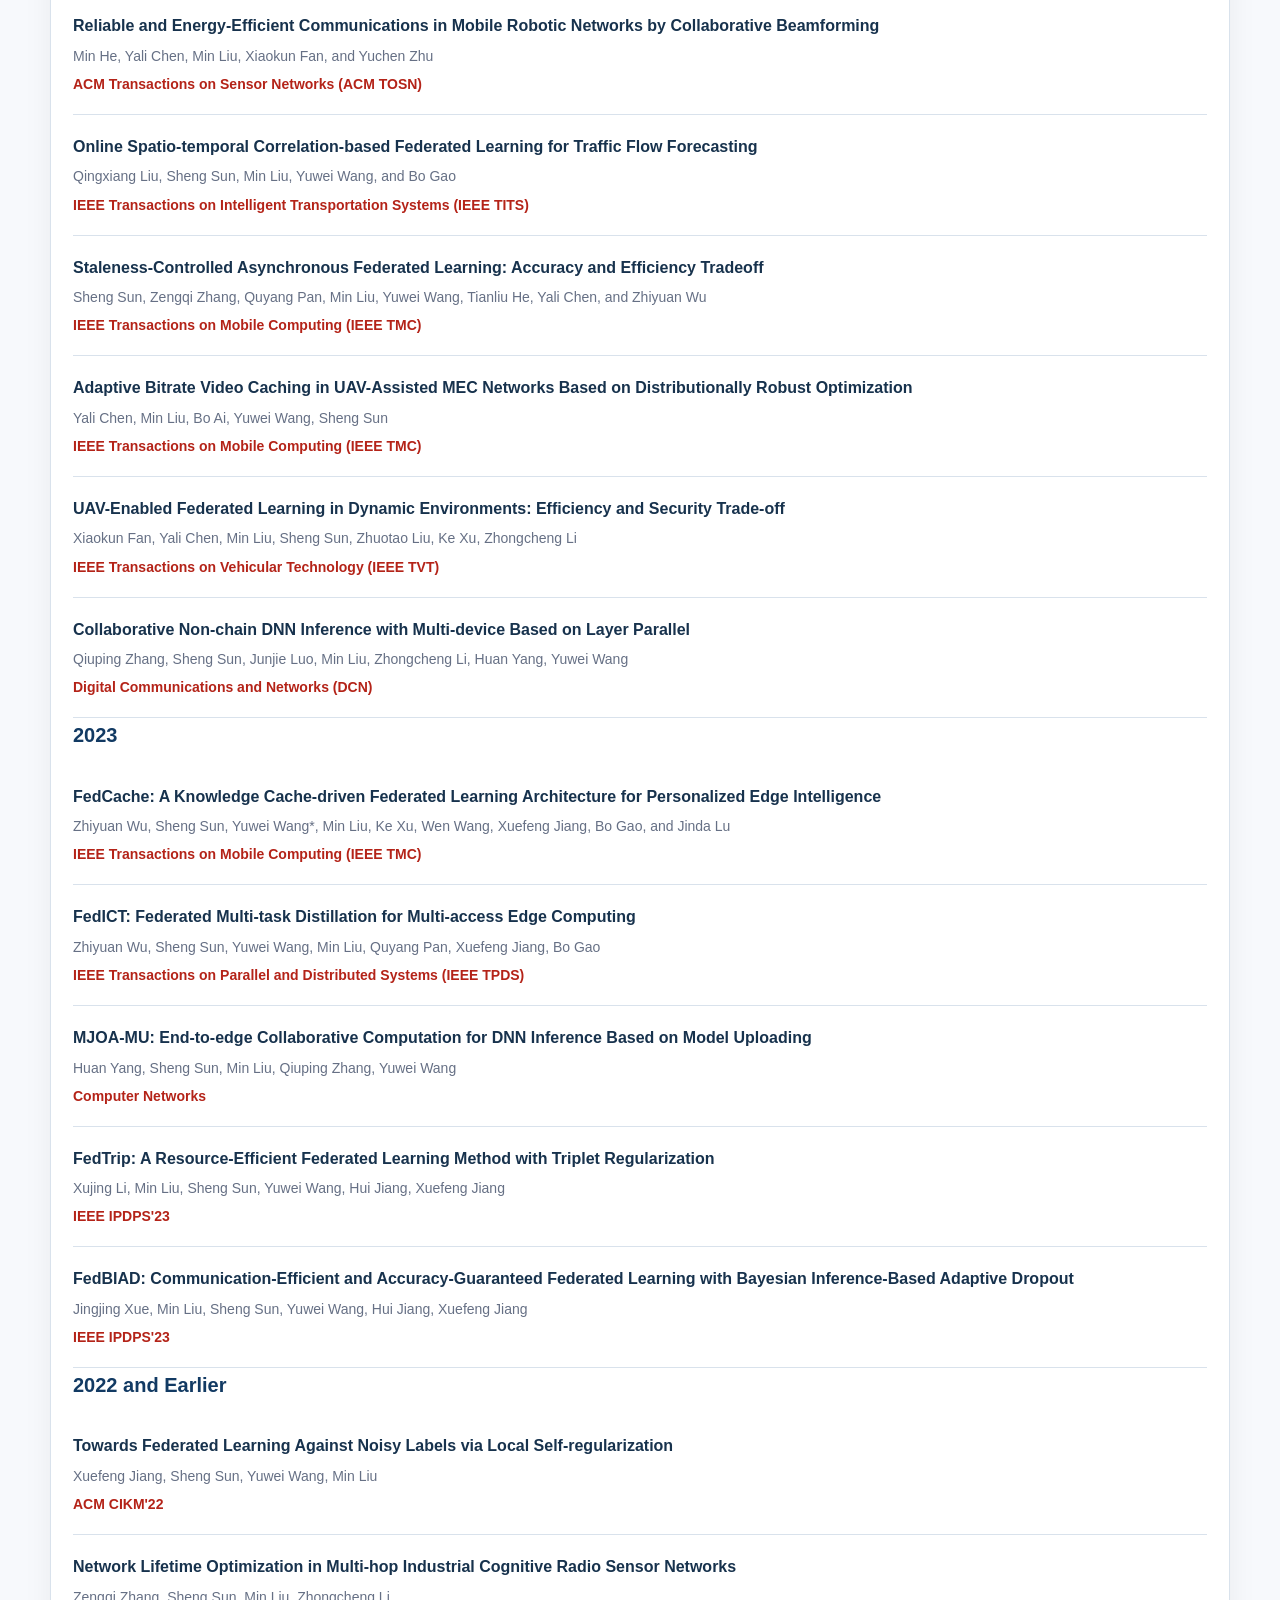
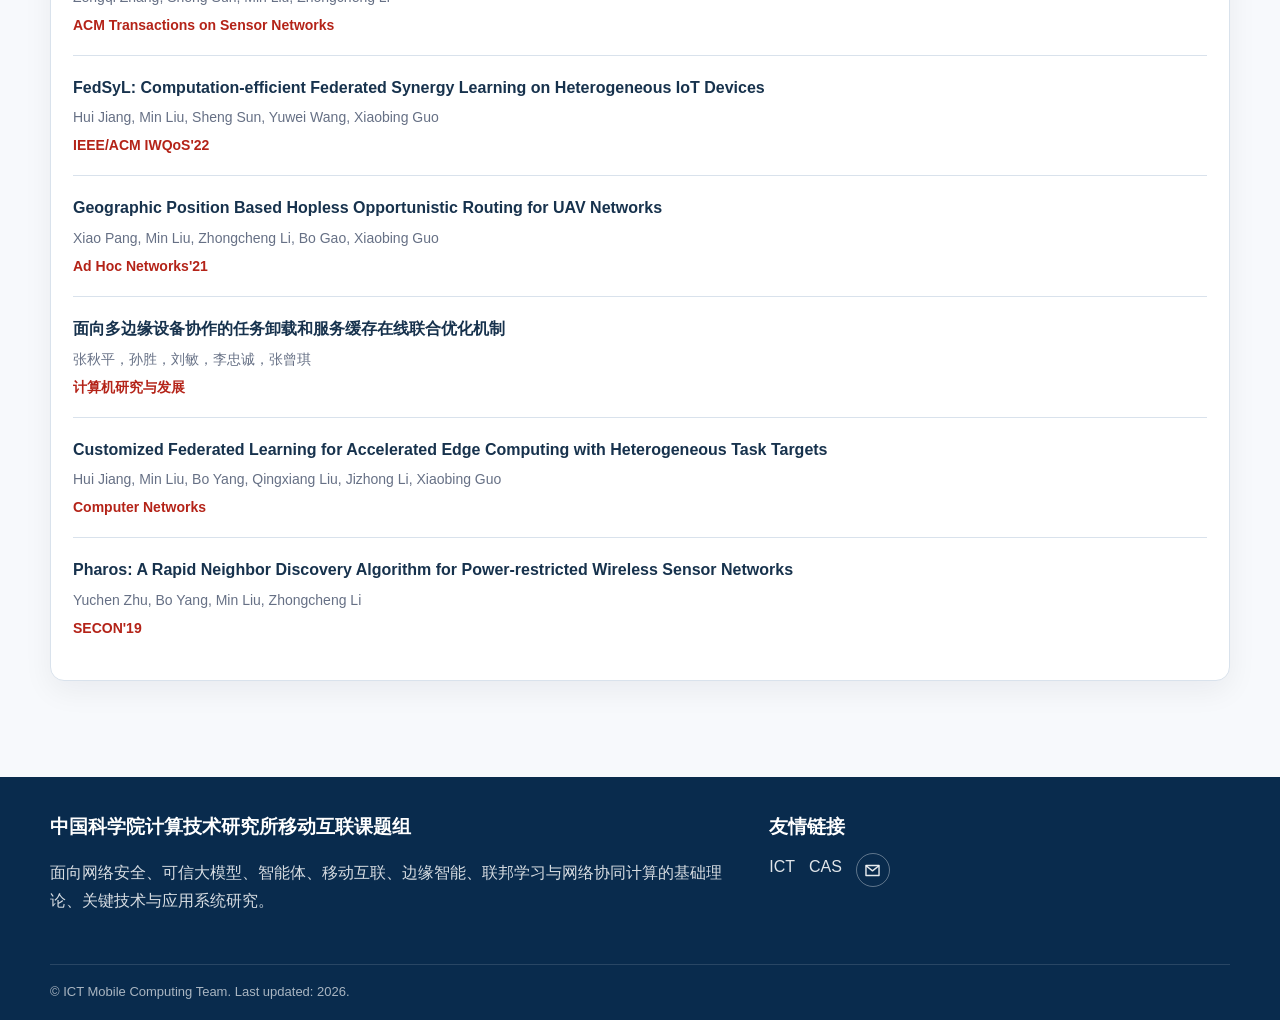
<file: publications.html>
<!doctype html>
<html lang="zh-CN" data-lang="zh-CN">
<head>
  <meta charset="utf-8">
  <meta name="viewport" content="width=device-width, initial-scale=1">
  <meta name="description" content="中国科学院计算技术研究所移动互联课题组论文论著">
  <title>Publication | ICT Mobile Computing Team</title>
  <script>
    (function () {
      try {
        var saved = localStorage.getItem("ictmc-lang");
        document.documentElement.setAttribute("data-lang", saved === "en" ? "en" : "zh-CN");
        document.documentElement.lang = saved === "en" ? "en" : "zh-CN";
      } catch (e) {
        document.documentElement.setAttribute("data-lang", "zh-CN");
      }
    })();
  </script>
  <link rel="stylesheet" href="assets/css/site.css">
</head>
<body data-page="publications">
    <div class="topbar">
    <div class="topbar-inner">
      <div class="top-links">
        <a href="https://www.ict.ac.cn/" target="_blank" rel="noopener">中国科学院计算技术研究所</a>
        <a href="https://www.cas.cn/" target="_blank" rel="noopener">中国科学院</a>
      </div>
      <button class="lang-toggle" type="button" data-lang-toggle>English</button>
    </div>
  </div>
      <header class="site-header">
  <div class="header-inner">
    <a class="brand" href="index.html">
      <img class="brand-mark" src="assets/img/lab-mark.svg" alt="ICT Mobile Computing Team logo">
      <span>
        <span class="brand-name">
          <span class="lang-zh">移动互联课题组</span>
          <span class="lang-en">ICT Mobile Computing Team</span>
        </span>

      </span>
    </a>

    <button class="menu-toggle" type="button" data-menu-toggle aria-expanded="false">
      Menu
    </button>

    <nav class="nav" aria-label="Main Navigation">
      <a data-page="home" href="index.html">
        <span class="lang-zh">主页</span>
        <span class="lang-en">Home</span>
      </a>

      <a data-page="teachers" href="teachers.html">
        <span class="lang-zh">教师</span>
        <span class="lang-en">Teachers</span>
      </a>

      <a data-page="group" href="group.html">
        <span class="lang-zh">团队</span>
        <span class="lang-en">Group</span>
      </a>

      <a data-page="publications" href="publications.html">
        <span class="lang-zh">研究成果</span>
        <span class="lang-en">Publications</span>
      </a>

      <a data-page="contact" href="contact.html">
        <span class="lang-zh">联系我们</span>
        <span class="lang-en">Contact Us</span>
      </a>
    </nav>
  </div>
</header>
  <main>
    <section class="page-hero"><div class="container"><div class="breadcrumb"><a href="index.html"><span class="lang-zh">主页</span><span class="lang-en">Home</span></a> / Publication</div><h1><span class="lang-zh">论文论著</span><span class="lang-en">Selected Publications</span></h1><p><span class="lang-zh">精选展示课题组近期已录用与发表的代表性研究工作。完整成果可进一步参考教师学术主页。</span><span class="lang-en">Selected recent and representative publications of the team. For a complete publication list, please refer to faculty academic profiles.</span></p></div></section>

    <section class="section">
      <div class="container">
        <div class="section-title"><h2><span class="lang-zh">近期已录用研究工作</span><span class="lang-en">Recent Accepted Works</span></h2><p><span class="lang-zh">Publication</span><span class="lang-en">Publication</span></p></div>
        <div class="card"><div class="card-body">
          <h3 class="pub-year">2026</h3>
          
          <div class="publication-item"><div class="pub-title">Re-architecting Personalized Federated Learning for Demanding Edge Environments</div><div class="pub-authors">Quyang Pan, Sheng Sun, Tingting Wu, Zhiyuan Wu, Yuwei Wang*, Min Liu, Bo Gao, and Jingyuan Wang</div><div class="pub-venue">Annual AAAI Conference on Artificial Intelligence (AAAI), 2026. (CCF-A)</div></div>
          
          <h3 class="pub-year">2025</h3>
<div class="publication-item">
  <div class="pub-title">Recursive Offloading for LLM Serving in Multi-tier Networks</div>
  <div class="pub-authors">Zhiyuan Wu, Sheng Sun, Yuwei Wang*, Min Liu, Bo Gao, Jinda Lu, Tingting Wu*, Zheming Yang, and Tian Wen</div>
  <div class="pub-venue">IEEE Transactions on Mobile Computing (TMC), 2025. (CCF-A)</div>
</div>

<div class="publication-item">
  <div class="pub-title">Representation Optimal Transport for Federated Learning with Noisy Labels in Remote Sensing</div>
  <div class="pub-authors">Xuefeng Jiang, Tian Wen, Sheng Sun, Jinliang Yuan, Huashuo Liu, Peng Li, Lyhua Wu, Yuwei Wang, and Min Liu</div>
  <div class="pub-venue">IEEE Transactions on Mobile Computing (TMC), 2025. (CCF-A)</div>
</div>

<div class="publication-item">
  <div class="pub-title">Learnable Sparse Customization for Heterogeneous Federated Learning</div>
  <div class="pub-authors">Jingjing Xue, Sheng Sun, Min Liu, Yuwei Wang, Zhuotao Liu, and Jingyuan Wang</div>
  <div class="pub-venue">IEEE International Conference on Data Engineering (ICDE), 2025. (CCF-A)</div>
</div>

<div class="publication-item">
  <div class="pub-title">Burst-Sensitive Traffic Forecast via Multi-Property Personalized Fusion in Federated Learning</div>
  <div class="pub-authors">Jingjing Xue, Sheng Sun, Min Liu, Yuwei Wang, Xuying Meng, Jingyuan Wang, Junbo Zhang, and Ke Xu</div>
  <div class="pub-venue">IEEE Transactions on Mobile Computing (TMC), 2025. (CCF-A)</div>
</div>

<div class="publication-item">
  <div class="pub-title">Energy-Efficient Over-the-Air Computation in UAV-Assisted IoT Networks</div>
  <div class="pub-authors">Yali Chen, Sheng Sun, Min Liu, Bo Ai, Yuwei Wang, and Yunhao Liu</div>
  <div class="pub-venue">IEEE Transactions on Mobile Computing (TMC), 2025. (CCF-A)</div>
</div>


          <h3 class="pub-year">2024</h3>
          <div class="publication-item"><div class="pub-title">Tackling Noisy Clients in Federated Learning with End-to-end Label Correction</div><div class="pub-authors">Xuefeng Jiang, Sheng Sun, Jia Li, Jingjing Xue, Runhan Li, Zhiyuan Wu, Gang Xu, Yuwei Wang, and Min Liu</div><div class="pub-venue">ACM International Conference on Information and Knowledge Management (ACM CIKM'24)</div></div>
          <div class="publication-item"><div class="pub-title">Agglomerative Federated Learning: Empowering Larger Model Training via End-Edge-Cloud Collaboration</div><div class="pub-authors">Zhiyuan Wu, Sheng Sun, Yuwei Wang*, Min Liu, Bo Gao, Quyang Pan, Tianliu He, and Xuefeng Jiang</div><div class="pub-venue">IEEE INFOCOM'24</div></div>
          <div class="publication-item"><div class="pub-title">Reliable and Energy-Efficient Communications in Mobile Robotic Networks by Collaborative Beamforming</div><div class="pub-authors">Min He, Yali Chen, Min Liu, Xiaokun Fan, and Yuchen Zhu</div><div class="pub-venue">ACM Transactions on Sensor Networks (ACM TOSN)</div></div>
          <div class="publication-item"><div class="pub-title">Online Spatio-temporal Correlation-based Federated Learning for Traffic Flow Forecasting</div><div class="pub-authors">Qingxiang Liu, Sheng Sun, Min Liu, Yuwei Wang, and Bo Gao</div><div class="pub-venue">IEEE Transactions on Intelligent Transportation Systems (IEEE TITS)</div></div>
          <div class="publication-item"><div class="pub-title">Staleness-Controlled Asynchronous Federated Learning: Accuracy and Efficiency Tradeoff</div><div class="pub-authors">Sheng Sun, Zengqi Zhang, Quyang Pan, Min Liu, Yuwei Wang, Tianliu He, Yali Chen, and Zhiyuan Wu</div><div class="pub-venue">IEEE Transactions on Mobile Computing (IEEE TMC)</div></div>
          <div class="publication-item"><div class="pub-title">Adaptive Bitrate Video Caching in UAV-Assisted MEC Networks Based on Distributionally Robust Optimization</div><div class="pub-authors">Yali Chen, Min Liu, Bo Ai, Yuwei Wang, Sheng Sun</div><div class="pub-venue">IEEE Transactions on Mobile Computing (IEEE TMC)</div></div>
          <div class="publication-item"><div class="pub-title">UAV-Enabled Federated Learning in Dynamic Environments: Efficiency and Security Trade-off</div><div class="pub-authors">Xiaokun Fan, Yali Chen, Min Liu, Sheng Sun, Zhuotao Liu, Ke Xu, Zhongcheng Li</div><div class="pub-venue">IEEE Transactions on Vehicular Technology (IEEE TVT)</div></div>
          <div class="publication-item"><div class="pub-title">Collaborative Non-chain DNN Inference with Multi-device Based on Layer Parallel</div><div class="pub-authors">Qiuping Zhang, Sheng Sun, Junjie Luo, Min Liu, Zhongcheng Li, Huan Yang, Yuwei Wang</div><div class="pub-venue">Digital Communications and Networks (DCN)</div></div>

          <h3 class="pub-year">2023</h3>
          <div class="publication-item"><div class="pub-title">FedCache: A Knowledge Cache-driven Federated Learning Architecture for Personalized Edge Intelligence</div><div class="pub-authors">Zhiyuan Wu, Sheng Sun, Yuwei Wang*, Min Liu, Ke Xu, Wen Wang, Xuefeng Jiang, Bo Gao, and Jinda Lu</div><div class="pub-venue">IEEE Transactions on Mobile Computing (IEEE TMC)</div></div>
          <div class="publication-item"><div class="pub-title">FedICT: Federated Multi-task Distillation for Multi-access Edge Computing</div><div class="pub-authors">Zhiyuan Wu, Sheng Sun, Yuwei Wang, Min Liu, Quyang Pan, Xuefeng Jiang, Bo Gao</div><div class="pub-venue">IEEE Transactions on Parallel and Distributed Systems (IEEE TPDS)</div></div>
          <div class="publication-item"><div class="pub-title">MJOA-MU: End-to-edge Collaborative Computation for DNN Inference Based on Model Uploading</div><div class="pub-authors">Huan Yang, Sheng Sun, Min Liu, Qiuping Zhang, Yuwei Wang</div><div class="pub-venue">Computer Networks</div></div>
          <div class="publication-item"><div class="pub-title">FedTrip: A Resource-Efficient Federated Learning Method with Triplet Regularization</div><div class="pub-authors">Xujing Li, Min Liu, Sheng Sun, Yuwei Wang, Hui Jiang, Xuefeng Jiang</div><div class="pub-venue">IEEE IPDPS'23</div></div>
          <div class="publication-item"><div class="pub-title">FedBIAD: Communication-Efficient and Accuracy-Guaranteed Federated Learning with Bayesian Inference-Based Adaptive Dropout</div><div class="pub-authors">Jingjing Xue, Min Liu, Sheng Sun, Yuwei Wang, Hui Jiang, Xuefeng Jiang</div><div class="pub-venue">IEEE IPDPS'23</div></div>

          <h3 class="pub-year">2022 and Earlier</h3>
          <div class="publication-item"><div class="pub-title">Towards Federated Learning Against Noisy Labels via Local Self-regularization</div><div class="pub-authors">Xuefeng Jiang, Sheng Sun, Yuwei Wang, Min Liu</div><div class="pub-venue">ACM CIKM'22</div></div>
          <div class="publication-item"><div class="pub-title">Network Lifetime Optimization in Multi-hop Industrial Cognitive Radio Sensor Networks</div><div class="pub-authors">Zengqi Zhang, Sheng Sun, Min Liu, Zhongcheng Li</div><div class="pub-venue">ACM Transactions on Sensor Networks</div></div>
          <div class="publication-item"><div class="pub-title">FedSyL: Computation-efficient Federated Synergy Learning on Heterogeneous IoT Devices</div><div class="pub-authors">Hui Jiang, Min Liu, Sheng Sun, Yuwei Wang, Xiaobing Guo</div><div class="pub-venue">IEEE/ACM IWQoS'22</div></div>
          <div class="publication-item"><div class="pub-title">Geographic Position Based Hopless Opportunistic Routing for UAV Networks</div><div class="pub-authors">Xiao Pang, Min Liu, Zhongcheng Li, Bo Gao, Xiaobing Guo</div><div class="pub-venue">Ad Hoc Networks'21</div></div>
          <div class="publication-item"><div class="pub-title">面向多边缘设备协作的任务卸载和服务缓存在线联合优化机制</div><div class="pub-authors">张秋平，孙胜，刘敏，李忠诚，张曾琪</div><div class="pub-venue">计算机研究与发展</div></div>
          <div class="publication-item"><div class="pub-title">Customized Federated Learning for Accelerated Edge Computing with Heterogeneous Task Targets</div><div class="pub-authors">Hui Jiang, Min Liu, Bo Yang, Qingxiang Liu, Jizhong Li, Xiaobing Guo</div><div class="pub-venue">Computer Networks</div></div>
          <div class="publication-item"><div class="pub-title">Pharos: A Rapid Neighbor Discovery Algorithm for Power-restricted Wireless Sensor Networks</div><div class="pub-authors">Yuchen Zhu, Bo Yang, Min Liu, Zhongcheng Li</div><div class="pub-venue">SECON'19</div></div>
        </div></div>
      </div>
    </section>
  </main>
 <footer class="footer"><div class="footer-inner"><div><h3><span class="lang-zh">中国科学院计算技术研究所移动互联课题组</span><span class="lang-en">ICT Mobile Computing Team</span></h3><p><span class="lang-zh">面向网络安全、可信大模型、智能体、移动互联、边缘智能、联邦学习与网络协同计算的基础理论、关键技术与应用系统研究。</span><span class="lang-en">Research on cybersecurity
 trustworthy artificial intelligence, intelligent agents, mobile computing, edge intelligence, federated learning, and networked collaborative systems.</span></p></div><div><h3><span class="lang-zh">友情链接</span><span class="lang-en">Links</span></h3><div class="footer-links"><a href="https://www.ict.ac.cn/" target="_blank" rel="noopener">ICT</a><a href="https://www.cas.cn/" target="_blank" rel="noopener">CAS</a><a class="mail-icon-link" href="mailto:liumin@ict.ac.cn" aria-label="发送邮件 / Send email" title="发送邮件 / Send email"><svg viewBox="0 0 24 24" aria-hidden="true" focusable="false"><path d="M3.75 5.75h16.5v12.5H3.75z" fill="none" stroke="currentColor" stroke-width="1.8" stroke-linejoin="round"/><path d="m4.25 6.25 7.75 6.2 7.75-6.2" fill="none" stroke="currentColor" stroke-width="1.8" stroke-linecap="round" stroke-linejoin="round"/></svg></a></div></div></div><div class="container copyright">© ICT Mobile Computing Team. Last updated: 2026.</div></footer>

    <script src="assets/js/main.js"></script>
</body>
</html>
</file>
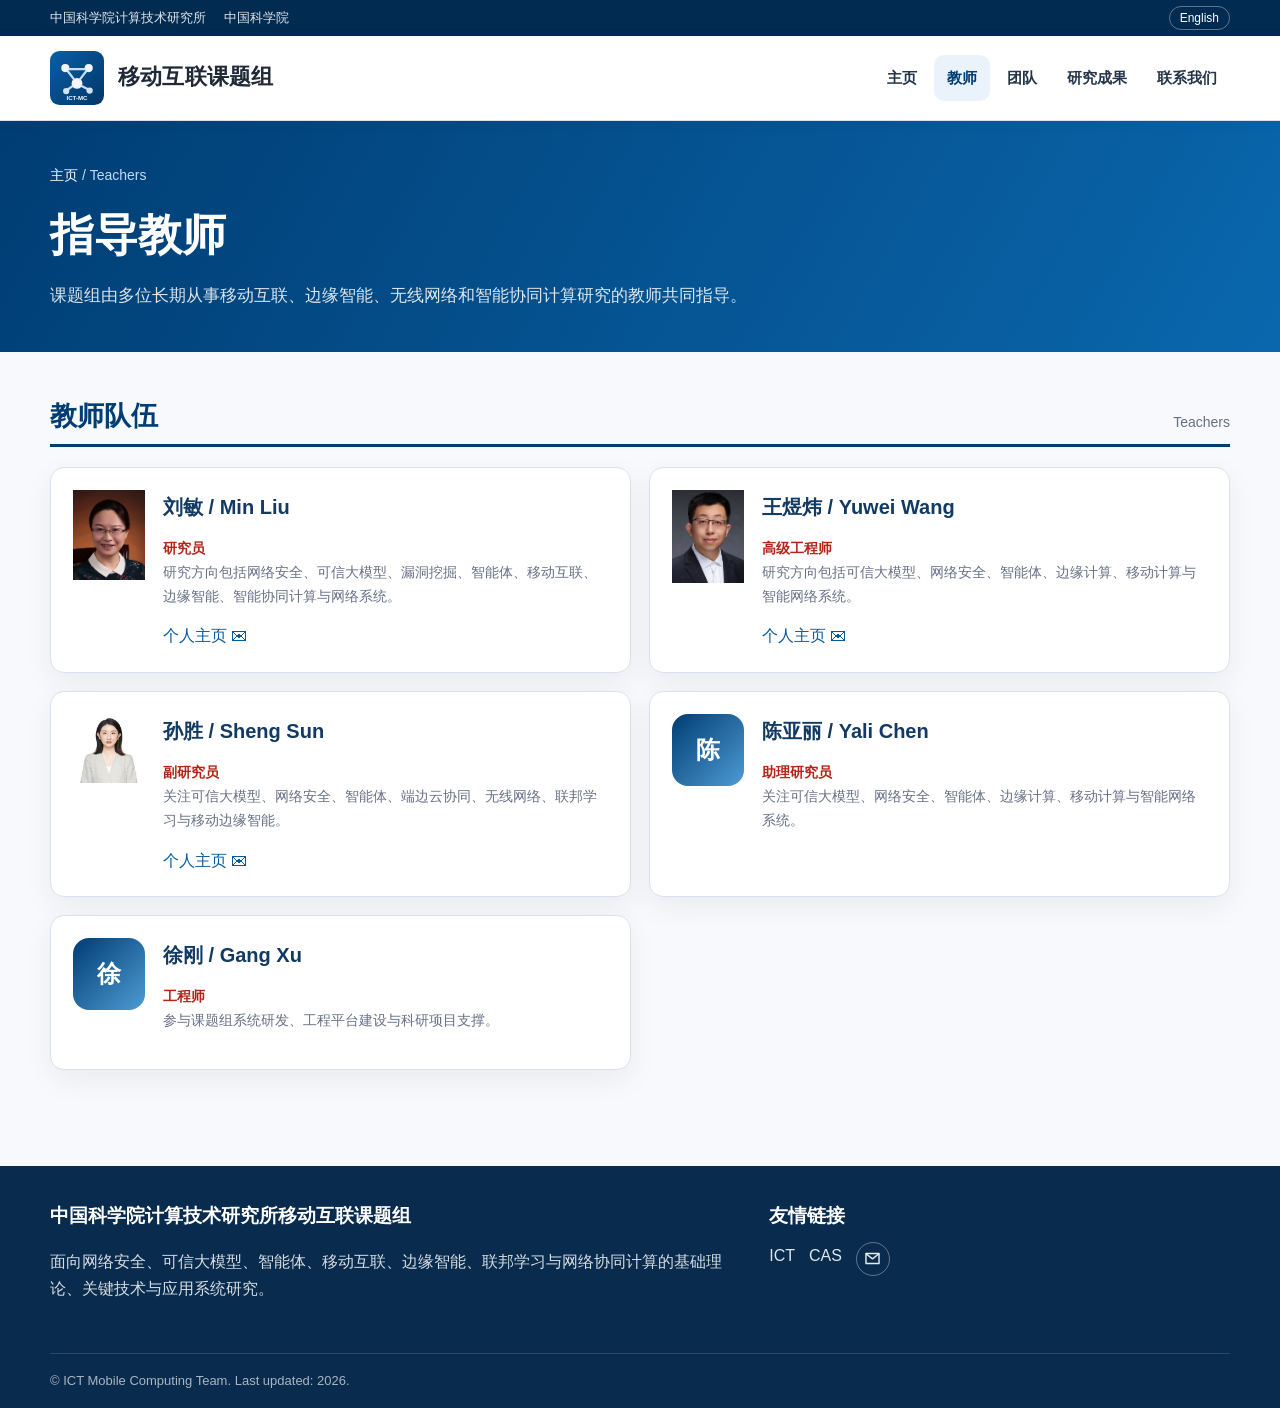
<file: teachers.html>
<!doctype html>
<html lang="zh-CN" data-lang="zh-CN">
<head>
  <meta charset="utf-8">
  <meta name="viewport" content="width=device-width, initial-scale=1">
  <meta name="description" content="中国科学院计算技术研究所移动互联课题组指导教师">
  <title>Teachers | ICT Mobile Computing Team</title>
  <script>
    (function () {
      try {
        var saved = localStorage.getItem("ictmc-lang");
        document.documentElement.setAttribute("data-lang", saved === "en" ? "en" : "zh-CN");
        document.documentElement.lang = saved === "en" ? "en" : "zh-CN";
      } catch (e) {
        document.documentElement.setAttribute("data-lang", "zh-CN");
      }
    })();
  </script>
  <link rel="stylesheet" href="assets/css/site.css">
</head>
<body data-page="teachers">
    <div class="topbar">
    <div class="topbar-inner">
      <div class="top-links">
        <a href="https://www.ict.ac.cn/" target="_blank" rel="noopener">中国科学院计算技术研究所</a>
        <a href="https://www.cas.cn/" target="_blank" rel="noopener">中国科学院</a>
      </div>
      <button class="lang-toggle" type="button" data-lang-toggle>English</button>
    </div>
  </div>
   <header class="site-header">
  <div class="header-inner">
    <a class="brand" href="index.html">
      <img class="brand-mark" src="assets/img/lab-mark.svg" alt="ICT Mobile Computing Team logo">
      <span>
        <span class="brand-name">
          <span class="lang-zh">移动互联课题组</span>
          <span class="lang-en">ICT Mobile Computing Team</span>
        </span>

      </span>
    </a>

    <button class="menu-toggle" type="button" data-menu-toggle aria-expanded="false">
      Menu
    </button>

    <nav class="nav" aria-label="Main Navigation">
      <a data-page="home" href="index.html">
        <span class="lang-zh">主页</span>
        <span class="lang-en">Home</span>
      </a>

      <a data-page="teachers" href="teachers.html">
        <span class="lang-zh">教师</span>
        <span class="lang-en">Teachers</span>
      </a>

      <a data-page="group" href="group.html">
        <span class="lang-zh">团队</span>
        <span class="lang-en">Group</span>
      </a>

      <a data-page="publications" href="publications.html">
        <span class="lang-zh">研究成果</span>
        <span class="lang-en">Publications</span>
      </a>

      <a data-page="contact" href="contact.html">
        <span class="lang-zh">联系我们</span>
        <span class="lang-en">Contact Us</span>
      </a>
    </nav>
  </div>
</header>

  <main>
    <section class="page-hero">
      <div class="container">
        <div class="breadcrumb"><a href="index.html"><span class="lang-zh">主页</span><span class="lang-en">Home</span></a> / Teachers</div>
        <h1><span class="lang-zh">指导教师</span><span class="lang-en">Faculty and Researchers</span></h1>
        <p><span class="lang-zh">课题组由多位长期从事移动互联、边缘智能、无线网络和智能协同计算研究的教师共同指导。</span><span class="lang-en">The team is guided by faculty and researchers working on mobile computing, edge intelligence, wireless networks, and collaborative computing.</span></p>
      </div>
    </section>

    <section class="section">
      <div class="container">
        <div class="section-title"><h2><span class="lang-zh">教师队伍</span><span class="lang-en">Team Faculty</span></h2><p><span class="lang-zh">Teachers</span><span class="lang-en">Teachers</span></p></div>
        <div class="teacher-grid">
          <article class="card teacher-card">
            <img class="member-photo" src="assets/img/teachers/min-liu.png" alt="Min Liu">
<div>
  <h3>刘敏 / Min Liu</h3>

  <div class="role">
    <span class="lang-zh">研究员</span>
    <span class="lang-en">Professor</span>
  </div>

  <p class="meta">
    <span class="lang-zh">
      研究方向包括网络安全、可信大模型、漏洞挖掘、智能体、移动互联、边缘智能、智能协同计算与网络系统。
    </span>
    <span class="lang-en">
      Research interests include network security, trustworthy large models, vulnerability mining, intelligent agents, mobile interconnection, edge intelligence, collaborative computing, and network systems.
    </span>
  </p>

  <div class="profile-actions">
    <a 
      class="profile-link"
      href="https://ict.cas.cn/sourcedb/cn/jssrck/200909/t20090917_2496676.html" 
      target="_blank" 
      rel="noopener noreferrer"
    >
      <span class="lang-zh">个人主页</span>
      <span class="lang-en">Profile</span>
    </a>

    <a 
      class="email-icon" 
      href="mailto:liumin@ict.ac.cn" 
      aria-label="Email Min Liu"
      title="Email"
    >
      ✉
    </a>
  </div>
</div>
          </article>
          <article class="card teacher-card">
            <img class="member-photo" src="assets/img/teachers/yuwei-wang.png" alt="Yuwei Wang">
            <div><h3>王煜炜 / Yuwei Wang</h3><div class="role"><span class="lang-zh">高级工程师</span><span class="lang-en">Associate Professor</span></div><p class="meta"><span class="lang-zh">研究方向包括可信大模型、网络安全、智能体、边缘计算、移动计算与智能网络系统。</span><span class="lang-en">Research interests include trustworthy large models, network security, intelligent agents, edge computing, mobile computing, and intelligent networked systems.</span></p><a href="https://ict-ywwang.github.io/" target="_blank" rel="noopener"><span class="lang-zh">个人主页</span><span class="lang-en">Homepage</span>    <a class="email-icon" href="mailto:ywwang@ict.ac.cn" aria-label="Email">
      ✉
    </a></a></div>
          </article>
          <article class="card teacher-card">
            <img class="member-photo" src="assets/img/teachers/sheng-sun.jpg" alt="Sheng Sun">
            <div><h3>孙胜 / Sheng Sun</h3><div class="role"><span class="lang-zh">副研究员</span><span class="lang-en">Associate Professor</span></div><p class="meta"><span class="lang-zh">关注可信大模型、网络安全、智能体、端边云协同、无线网络、联邦学习与移动边缘智能。</span><span class="lang-en">Focuses on trustworthy large models, network security, intelligent agents, end-edge-cloud collaboration, wireless networks, federated learning, and mobile edge intelligence.</span></p><a href="https://www.ict.ac.cn/sourcedb/cn/jssrck/202504/t20250429_7635508.html" target="_blank" rel="noopener"><span class="lang-zh">个人主页</span><span class="lang-en">Homepage</span>    <a class="email-icon" href="mailto:sunsheng@ict.ac.cn" aria-label="Email">
      ✉
    </a></a></div>
          </article>
          <article class="card teacher-card">
            <div class="avatar">陈</div>
            <div><h3>陈亚丽 / Yali Chen</h3><div class="role"><span class="lang-zh">助理研究员</span><span class="lang-en">Assistant Professor</span></div><p class="meta"><span class="lang-zh">关注可信大模型、网络安全、智能体、边缘计算、移动计算与智能网络系统。</span><span class="lang-en">Focuses on trustworthy large models, network security, intelligent agents, edge computing, mobile computing, and intelligent networked systems.</span></p></div>
          </article>
          <article class="card teacher-card">
            <div class="avatar">徐</div>
            <div><h3>徐刚 / Gang Xu</h3><div class="role"><span class="lang-zh">工程师</span><span class="lang-en">Engineer</span></div><p class="meta"><span class="lang-zh">参与课题组系统研发、工程平台建设与科研项目支撑。</span><span class="lang-en">Supports system development, engineering platforms, and research projects.</span></p></div>
          </article>
        </div>
      </div>
    </section>
  </main>

  <footer class="footer"><div class="footer-inner"><div><h3><span class="lang-zh">中国科学院计算技术研究所移动互联课题组</span><span class="lang-en">ICT Mobile Computing Team</span></h3><p><span class="lang-zh">面向网络安全、可信大模型、智能体、移动互联、边缘智能、联邦学习与网络协同计算的基础理论、关键技术与应用系统研究。</span><span class="lang-en">Research on cybersecurity
 trustworthy artificial intelligence, intelligent agents, mobile computing, edge intelligence, federated learning, and networked collaborative systems.</span></p></div><div><h3><span class="lang-zh">友情链接</span><span class="lang-en">Links</span></h3><div class="footer-links"><a href="https://www.ict.ac.cn/" target="_blank" rel="noopener">ICT</a><a href="https://www.cas.cn/" target="_blank" rel="noopener">CAS</a><a class="mail-icon-link" href="mailto:liumin@ict.ac.cn" aria-label="发送邮件 / Send email" title="发送邮件 / Send email"><svg viewBox="0 0 24 24" aria-hidden="true" focusable="false"><path d="M3.75 5.75h16.5v12.5H3.75z" fill="none" stroke="currentColor" stroke-width="1.8" stroke-linejoin="round"/><path d="m4.25 6.25 7.75 6.2 7.75-6.2" fill="none" stroke="currentColor" stroke-width="1.8" stroke-linecap="round" stroke-linejoin="round"/></svg></a></div></div></div><div class="container copyright">© ICT Mobile Computing Team. Last updated: 2026.</div></footer>
  <script src="assets/js/main.js"></script>
</body>
</html>
</file>
<file: assets/css/site.css>
:root {
  --ict-blue: #003d73;
  --ict-blue-2: #075a9d;
  --ict-blue-3: #eaf3fb;
  --ict-red: #b42318;
  --ink: #1f2937;
  --muted: #667085;
  --line: #d9e2ec;
  --paper: #ffffff;
  --soft: #f5f8fb;
  --shadow: 0 18px 45px rgba(15, 23, 42, .10);
  --radius: 14px;
  --max: 1180px;
}

* { box-sizing: border-box; }
html { scroll-behavior: smooth; }
body {
  margin: 0;
  color: var(--ink);
  background: #f7f9fc;
  font-family: "Noto Sans SC", "Microsoft YaHei", "PingFang SC", Arial, Helvetica, sans-serif;
  line-height: 1.72;
}
a { color: var(--ict-blue-2); text-decoration: none; }
a:hover { color: var(--ict-red); }
img { max-width: 100%; display: block; }

.lang-en { display: none !important; }
.lang-zh { display: inline !important; }
html[data-lang="en"] .lang-zh { display: none !important; }
html[data-lang="en"] .lang-en { display: inline !important; }
html[data-lang="zh-CN"] .lang-en { display: none !important; }
html[data-lang="zh-CN"] .lang-zh { display: inline !important; }

.topbar {
  background: #022b52;
  color: rgba(255,255,255,.88);
  font-size: 13px;
}
.topbar-inner, .header-inner, .container, .footer-inner {
  width: min(var(--max), calc(100% - 36px));
  margin: 0 auto;
}
.topbar-inner {
  display: flex;
  align-items: center;
  justify-content: space-between;
  min-height: 36px;
  gap: 16px;
}
.top-links { display: flex; flex-wrap: wrap; gap: 18px; }
.top-links a { color: rgba(255,255,255,.88); }
.top-links a:hover { color: #fff; }
.lang-toggle {
  border: 1px solid rgba(255,255,255,.35);
  color: #fff;
  background: transparent;
  padding: 4px 10px;
  border-radius: 999px;
  cursor: pointer;
  font-size: 12px;
}

.site-header {
  background: var(--paper);
  border-bottom: 1px solid var(--line);
  position: sticky;
  top: 0;
  z-index: 50;
  box-shadow: 0 2px 16px rgba(15, 23, 42, .04);
}
.header-inner {
  display: flex;
  align-items: center;
  justify-content: space-between;
  gap: 18px;
  min-height: 84px;
}
.brand { display: flex; align-items: center; gap: 14px; color: var(--ink); }
.brand-mark { width: 54px; height: 54px; flex: 0 0 auto; }
.brand-name { font-weight: 800; font-size: 22px; line-height: 1.18; letter-spacing: .2px; }
.brand-sub { color: var(--muted); font-size: 13px; margin-top: 3px; }
.nav { display: flex; align-items: center; gap: 4px; }
.nav a {
  color: #26364a;
  font-weight: 700;
  padding: 10px 13px;
  border-radius: 10px;
  font-size: 15px;
}
.nav a:hover, .nav a.active { background: var(--ict-blue-3); color: var(--ict-blue); }
.menu-toggle { display: none; border: 0; background: var(--ict-blue); color: #fff; padding: 8px 11px; border-radius: 10px; }

.hero {
  background:
    linear-gradient(120deg, rgba(0, 61, 115, .96), rgba(7, 90, 157, .88)),
    radial-gradient(circle at top right, rgba(255,255,255,.18), transparent 32%);
  color: #fff;
  padding: 58px 0 42px;
}
.hero-grid {
  display: grid;
  grid-template-columns: 1.5fr .8fr;
  gap: 34px;
  align-items: center;
}
.eyebrow { color: #bfdbfe; font-weight: 800; letter-spacing: .12em; text-transform: uppercase; font-size: 13px; }
.hero h1 { margin: 10px 0 14px; font-size: clamp(32px, 5vw, 55px); line-height: 1.12; }
.hero p { color: rgba(255,255,255,.88); font-size: 18px; margin: 0 0 24px; }
.hero-actions { display: flex; gap: 14px; flex-wrap: wrap; }
.button {
  display: inline-flex;
  align-items: center;
  justify-content: center;
  gap: 8px;
  padding: 11px 18px;
  border-radius: 999px;
  font-weight: 800;
  border: 1px solid transparent;
}
.button.primary { background: #fff; color: var(--ict-blue); }
.button.primary:hover { color: var(--ict-red); }
.button.secondary { color: #fff; border-color: rgba(255,255,255,.45); }
.button.secondary:hover { background: rgba(255,255,255,.12); color: #fff; }
.hero-panel {
  background: rgba(255,255,255,.12);
  border: 1px solid rgba(255,255,255,.22);
  border-radius: 20px;
  padding: 22px;
  box-shadow: var(--shadow);
  backdrop-filter: blur(10px);
}
.stat-grid { display: grid; grid-template-columns: repeat(2, 1fr); gap: 12px; }
.stat {
  background: rgba(255,255,255,.13);
  border-radius: 15px;
  padding: 16px;
}
.stat strong { display: block; font-size: 27px; line-height: 1.1; }
.stat span { color: rgba(255,255,255,.82); font-size: 13px; }
.hero-photo-panel {
  padding: 14px;
  overflow: hidden;
}

.hero-photo {
  margin: 0;
  position: relative;
  border-radius: 17px;
  overflow: hidden;
  background: rgba(255,255,255,.08);
}

.hero-photo img {
  width: 100%;
  aspect-ratio: 4 / 3;
  object-fit: cover;
  object-position: center;
  border-radius: 17px;
}
.hero-photo-panel {
  overflow: hidden;
}

.hero-photo-panel {
  overflow: hidden;
}

.hero-carousel {
  position: relative;
  width: 100%;
  margin: 0;
  overflow: hidden;
  border-radius: 24px;
  background: transparent; /* 不要灰底 */
}

.carousel-track {
  position: relative;
  width: 100%;
  overflow: hidden;
}

.carousel-slide {
  display: none;
  position: relative;
  width: 100%;
}

.carousel-slide.active {
  display: block;
}

.carousel-slide img {
  display: block;
  width: 100%;
  height: auto;      /* 关键：高度自适应 */
  max-width: 100%;
  object-fit: unset; /* 不再用 contain / cover */
  background: transparent;
  border-radius: 24px;
}


.carousel-btn {
  position: absolute;
  top: 50%;
  transform: translateY(-50%);
  width: 38px;
  height: 38px;
  border: none;
  border-radius: 50%;
  background: rgba(15, 23, 42, 0.55);
  color: #fff;
  font-size: 28px;
  line-height: 1;
  cursor: pointer;
  z-index: 5;
  transition: background 0.2s ease, transform 0.2s ease;
}

.carousel-btn:hover {
  background: rgba(15, 23, 42, 0.75);
}

.carousel-prev {
  left: 14px;
}

.carousel-next {
  right: 14px;
}

.carousel-dots {
  position: absolute;
  left: 50%;
  bottom: 46px;
  transform: translateX(-50%);
  display: flex;
  gap: 8px;
  z-index: 6;
}

.carousel-dots .dot {
  width: 9px;
  height: 9px;
  border: none;
  border-radius: 50%;
  background: rgba(255, 255, 255, 0.55);
  cursor: pointer;
  padding: 0;
}

.carousel-dots .dot.active {
  background: #ffffff;
}

.hero-carousel figcaption {
  position: absolute;
  left: 18px;
  bottom: 16px;
  z-index: 6;
  padding: 6px 12px;
  border-radius: 999px;
  background: rgba(15, 23, 42, 0.65);
  color: #fff;
  font-size: 14px;
}
.hero-photo figcaption {
  position: absolute;
  left: 14px;
  bottom: 14px;
  display: inline-flex;
  align-items: center;
  padding: 6px 11px;
  border-radius: 999px;
  background: rgba(2, 43, 82, .72);
  color: #fff;
  font-size: 13px;
  font-weight: 800;
  backdrop-filter: blur(8px);
}
.section { padding: 48px 0; }
.section-title {
  display: flex;
  align-items: end;
  justify-content: space-between;
  gap: 20px;
  margin-bottom: 20px;
  border-bottom: 3px solid var(--ict-blue);
  padding-bottom: 10px;
}
.section-title h2 { margin: 0; color: var(--ict-blue); font-size: 27px; line-height: 1.25; }
.section-title p { margin: 0; color: var(--muted); font-size: 14px; }

.two-col { display: grid; grid-template-columns: 1.55fr .85fr; gap: 24px; align-items: start; }
.card {
  background: var(--paper);
  border: 1px solid var(--line);
  border-radius: var(--radius);
  box-shadow: 0 10px 30px rgba(15, 23, 42, .06);
}
.card-body { padding: 22px; }
.card h3 { margin: 0 0 12px; color: #123a63; font-size: 20px; }
.card p { margin-top: 0; }

.news-list, .publication-list, .people-list { list-style: none; padding: 0; margin: 0; }
.news-list li {
  display: grid;
  grid-template-columns: 92px 1fr;
  gap: 14px;
  padding: 15px 0;
  border-bottom: 1px solid var(--line);
}
.news-list li:last-child { border-bottom: 0; }
.news-date {
  display: flex;
  flex-direction: column;
  align-items: center;
  justify-content: center;
  background: var(--ict-blue-3);
  color: var(--ict-blue);
  border-radius: 12px;
  min-height: 62px;
  font-weight: 800;
}
.news-date small { font-size: 12px; color: var(--muted); }
.news-title { font-weight: 800; color: #1d3557; }
.news-desc { color: var(--muted); font-size: 14px; margin-top: 2px; }

.side-block + .side-block { margin-top: 18px; }
.tag-list { display: flex; flex-wrap: wrap; gap: 9px; }
.tag {
  background: var(--ict-blue-3);
  color: var(--ict-blue);
  border: 1px solid #c7def1;
  border-radius: 999px;
  padding: 5px 10px;
  font-size: 13px;
  font-weight: 700;
}

.feature-grid { display: grid; grid-template-columns: repeat(3, 1fr); gap: 18px; }
.feature-card { padding: 22px; min-height: 210px; }
.feature-icon {
  width: 42px;
  height: 42px;
  border-radius: 12px;
  background: var(--ict-blue-3);
  display: grid;
  place-items: center;
  color: var(--ict-blue);
  font-weight: 900;
  margin-bottom: 14px;
}

.page-hero {
  background: linear-gradient(120deg, #003d73, #0a67ad);
  color: #fff;
  padding: 42px 0;
}
.page-hero h1 { margin: 0 0 8px; font-size: clamp(30px, 4vw, 44px); }
.page-hero p { margin: 0; color: rgba(255,255,255,.86); font-size: 17px; max-width: 780px; }
.breadcrumb { color: #bfdbfe; font-size: 14px; margin-bottom: 10px; }
.breadcrumb a { color: #fff; }

.teacher-grid { display: grid; grid-template-columns: repeat(2, 1fr); gap: 18px; }
.teacher-card { padding: 22px; display: grid; grid-template-columns: 72px 1fr; gap: 18px; align-items: start; }
.avatar {
  width: 72px;
  height: 72px;
  border-radius: 16px;
  background: linear-gradient(135deg, var(--ict-blue), #4e9bd4);
  color: #fff;
  display: grid;
  place-items: center;
  font-weight: 900;
  font-size: 24px;
}
.role { color: var(--ict-red); font-weight: 800; font-size: 14px; }
.meta { color: var(--muted); font-size: 14px; }

.group-grid { display: grid; grid-template-columns: 1fr 1fr; gap: 18px; }
.people-list li { padding: 10px 0; border-bottom: 1px dashed var(--line); }
.people-list li:last-child { border-bottom: 0; }
.people-name { font-weight: 800; color: #243b53; }

.pub-year { color: var(--ict-blue); font-size: 23px; margin: 28px 0 12px; }
.publication-item {
  padding: 18px 0;
  border-bottom: 1px solid var(--line);
}
.publication-item:last-child { border-bottom: 0; }
.pub-title { font-weight: 900; color: #17324d; font-size: 16px; }
.pub-authors { color: var(--muted); font-size: 14px; margin: 4px 0; }
.pub-venue { color: var(--ict-red); font-weight: 800; font-size: 14px; }

.contact-grid { display: grid; grid-template-columns: 1fr 1fr; gap: 20px; }
.contact-item { display: flex; gap: 14px; padding: 16px 0; border-bottom: 1px solid var(--line); }
.contact-item:last-child { border-bottom: 0; }
.contact-icon { width: 38px; height: 38px; border-radius: 12px; background: var(--ict-blue-3); display: grid; place-items: center; color: var(--ict-blue); font-weight: 900; flex: 0 0 auto; }

.footer {
  background: #092b4d;
  color: rgba(255,255,255,.84);
  margin-top: 48px;
}
.footer-inner { padding: 34px 0; display: grid; grid-template-columns: 1.2fr .8fr; gap: 28px; }
.footer h3 { color: #fff; margin: 0 0 10px; }
.footer a { color: rgba(255,255,255,.88); }
.footer a:hover { color: #fff; }
.footer-links { display: flex; flex-wrap: wrap; gap: 14px; }
.copyright { border-top: 1px solid rgba(255,255,255,.13); padding: 16px 0; color: rgba(255,255,255,.65); font-size: 13px; }

@media (max-width: 900px) {
  .header-inner { min-height: 72px; }
  .menu-toggle { display: inline-flex; }
  .nav {
    display: none;
    position: absolute;
    top: 72px;
    left: 18px;
    right: 18px;
    background: #fff;
    border: 1px solid var(--line);
    border-radius: 14px;
    box-shadow: var(--shadow);
    padding: 10px;
    flex-direction: column;
    align-items: stretch;
  }
  .nav.open { display: flex; }
  .nav a { display: block; }
  .hero-grid, .two-col, .contact-grid, .footer-inner { grid-template-columns: 1fr; }
  .feature-grid, .teacher-grid, .group-grid { grid-template-columns: 1fr; }
}

@media (max-width: 560px) {
  .hero-photo-panel { padding: 10px; }
  .hero-photo figcaption { left: 10px; bottom: 10px; }
  .topbar-inner { align-items: flex-start; flex-direction: column; padding: 8px 0; }
  .brand-name { font-size: 18px; }
  .brand-sub { display: none; }
  .hero { padding: 40px 0 32px; }
  .stat-grid { grid-template-columns: 1fr; }
  .news-list li { grid-template-columns: 1fr; }
  .section-title { display: block; }
  .teacher-card { grid-template-columns: 1fr; }
}
.card .button.primary, .page-hero + .section .button.primary { background: var(--ict-blue); color: #fff; }
.card .button.primary:hover, .page-hero + .section .button.primary:hover { background: var(--ict-red); color: #fff; }

.mail-icon-link {
  width: 34px;
  height: 34px;
  display: inline-grid;
  place-items: center;
  border-radius: 999px;
  color: inherit;
  border: 1px solid currentColor;
  line-height: 1;
  flex: 0 0 auto;
}
.mail-icon-link svg {
  width: 19px;
  height: 19px;
  display: block;
}
.topbar .mail-icon-link {
  color: rgba(255,255,255,.9);
  border-color: rgba(255,255,255,.38);
}
.topbar .mail-icon-link:hover {
  color: #fff;
  background: rgba(255,255,255,.12);
}
.footer .mail-icon-link {
  color: rgba(255,255,255,.9);
  border-color: rgba(255,255,255,.35);
}
.footer .mail-icon-link:hover {
  color: #fff;
  background: rgba(255,255,255,.10);
}
.contact-icon.mail-icon-link {
  color: var(--ict-blue);
  border-color: #c7def1;
}
.contact-icon.mail-icon-link:hover {
  color: #fff;
  background: var(--ict-blue);
}
.mail-action {
  margin-top: 20px;
  display: flex;
  align-items: center;
  gap: 12px;
}
.mail-icon-large {
  width: 52px;
  height: 52px;
  color: var(--ict-blue);
  border-color: #c7def1;
  background: var(--ict-blue-3);
}
.mail-icon-large svg {
  width: 27px;
  height: 27px;
}
.mail-icon-large:hover {
  color: #fff;
  background: var(--ict-blue);
}
.mail-hint {
  margin: 0;
  color: var(--muted);
  font-size: 14px;
}
</file>
